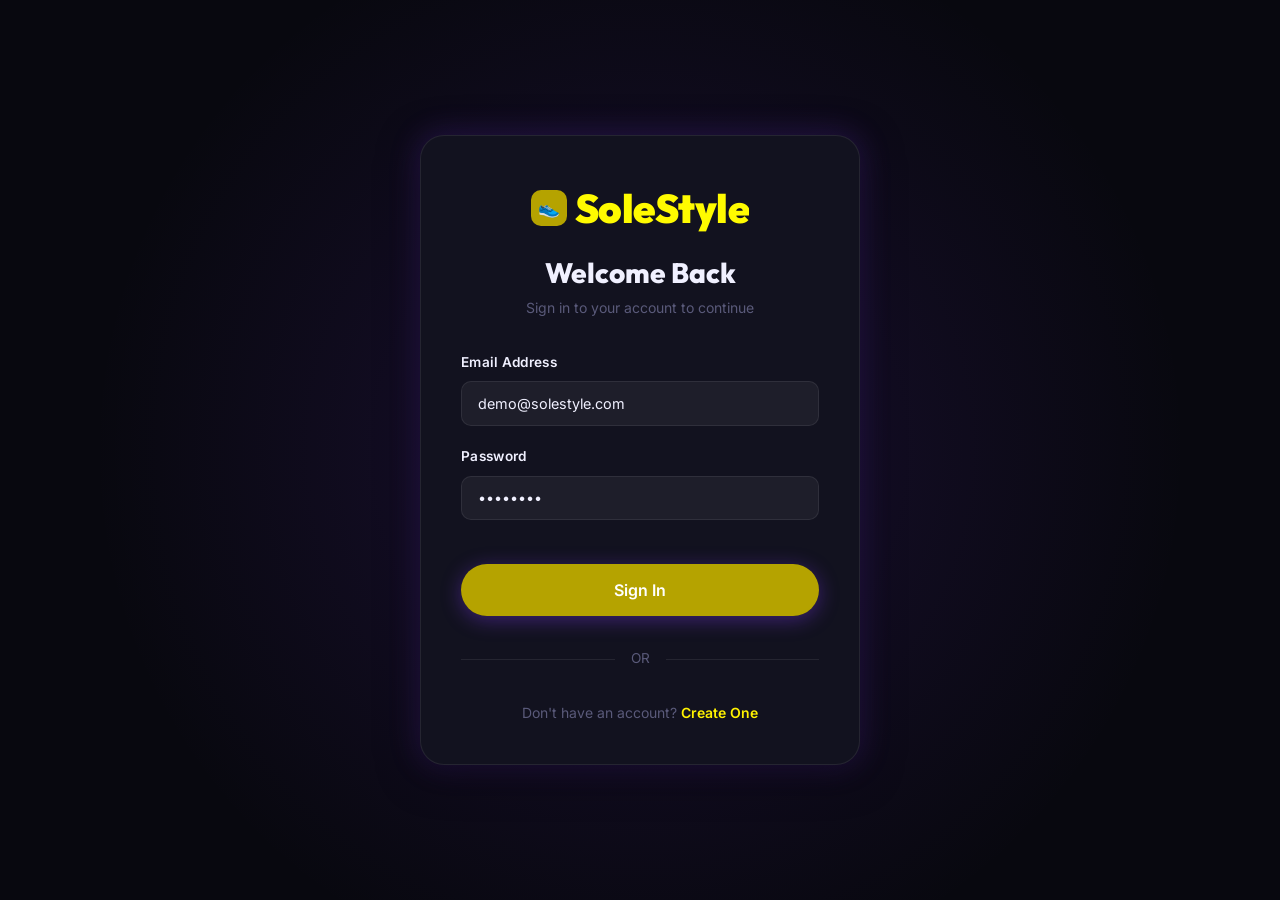
<file: frontend/cart.html>
<!DOCTYPE html>
<html lang="en">
<head>
  <meta charset="UTF-8">
  <meta name="viewport" content="width=device-width, initial-scale=1.0">
  <title>SoleStyle — Step Into Style</title>
  <link rel="stylesheet" href="css/global.css">
  <link rel="stylesheet" href="css/navbar.css">
  <link rel="stylesheet" href="css/components.css">
  <style>
    .cart-layout {
      display: grid;
      grid-template-columns: 1fr 360px;
      gap: 2rem;
      margin-top: calc(var(--navbar-height) + 2rem);
      padding-bottom: 5rem;
    }

    .cart-items-list {
      display: flex;
      flex-direction: column;
      gap: 1.25rem;
    }

    @media (max-width: 900px) {
      .cart-layout { grid-template-columns: 1fr; }
    }
  </style>
</head>
<body>
  <!-- NAVBAR -->
  <nav class="navbar" id="navbar">
    <div class="container nav-inner">
      <a href="index.html" class="nav-brand"><div class="nav-brand-logo">👟</div><span class="nav-brand-name">SoleStyle</span></a>
      <div class="nav-search"><span class="nav-search-icon">🔍</span><input type="text" id="nav-search-input" class="nav-search-input" placeholder="Search shoes..."></div>
      <div class="nav-links">
        <a href="index.html" class="nav-link">Home</a>
        <a href="products.html" class="nav-link">Shop</a>
        <a href="products.html?category=men" class="nav-link">Men</a>
        <a href="products.html?category=women" class="nav-link">Women</a>
        <a href="products.html?is_new_arrival=true" class="nav-link">New Arrivals</a>
      </div>
      <div class="nav-actions">
        <a href="wishlist.html" class="nav-action-btn" title="Wishlist">❤️<span class="nav-badge" id="wishlist-badge" style="display:none">0</span></a>
        <a href="cart.html" class="nav-action-btn" title="Cart">🛒<span class="nav-badge" id="cart-badge" style="display:none">0</span></a>
        <div id="nav-user-area"></div>
        <button class="nav-hamburger" id="nav-hamburger"><span></span><span></span><span></span></button>
      </div>
    </div>
  </nav>
  <div class="nav-mobile" id="nav-mobile">
    <a href="index.html" class="nav-link">Home</a>
    <a href="products.html" class="nav-link">Shop All</a>
    <a href="wishlist.html" class="nav-link">❤️</a>
    <a href="cart.html" class="nav-link">🛒</a>
    <a href="orders.html" class="nav-link">Orders</a>
  </div>

  <div class="container">
    <div class="page-header" style="padding-bottom:1rem">
      <h1 style="font-family:'Outfit',sans-serif;font-weight:800">Your Shopping Cart</h1>
      <p style="color:var(--text-muted)">Review your selected items before proceeding to payment</p>
    </div>

    <div class="cart-layout">
      <!-- ITEMS -->
      <div>
        <div style="display:flex;justify-content:space-between;align-items:center;margin-bottom:1.25rem">
          <span id="items-count-label" style="font-weight:600;color:var(--text-secondary)">Cart Items</span>
          <button class="btn btn-ghost btn-sm" id="clear-cart-btn" style="color:var(--error);border-color:rgba(239,68,68,0.3)">Clear Cart</button>
        </div>

        <div class="cart-items-list" id="cart-items-list">
          <div class="skeleton" style="height:120px;border-radius:var(--radius-xl)"></div>
          <div class="skeleton" style="height:120px;border-radius:var(--radius-xl)"></div>
        </div>
      </div>

      <!-- SUMMARY -->
      <div>
        <div class="cart-summary">
          <div class="cart-summary-title">Order Summary</div>
          
          <div class="summary-row">
            <span>Subtotal</span>
            <span id="summary-subtotal">₹0</span>
          </div>
          <div class="summary-row">
            <span>Estimated Shipping</span>
            <span id="summary-shipping" style="color:var(--success)">FREE</span>
          </div>
          <div class="summary-row">
            <span>Taxes (Included)</span>
            <span>₹0</span>
          </div>

          <div class="divider"></div>

          <div class="summary-row total">
            <span>Total Amount</span>
            <span id="summary-total" style="color:var(--accent-secondary)">₹0</span>
          </div>

          <a href="checkout.html" class="btn btn-primary btn-block btn-lg" id="checkout-btn" style="margin-top:1.5rem">
            Proceed to Checkout
          </a>

          <div style="text-align:center;margin-top:1.25rem">
            <a href="products.html" class="btn btn-primary btn-block btn-lg" id="continue-shopping-btn">Continue Shopping</a>
          </div>
        </div>
      </div>
    </div>
  </div>

  <div id="toast-container"></div>

  <script src="js/api.js"></script>
  <script src="js/utils.js"></script>
  <script src="js/navbar.js"></script>
  <script>
    document.addEventListener('DOMContentLoaded', () => {
      initNavbar();
      if (requireAuth()) {
        loadCart();
      }
    });

    async function loadCart() {
      const container = document.getElementById('cart-items-list');
      try {
        const cart = await CartAPI.get();
        
        document.getElementById('items-count-label').textContent = `${cart.total_items} Item${cart.total_items !== 1 ? 's' : ''}`;
        document.getElementById('summary-subtotal').textContent = formatPrice(cart.subtotal);
        document.getElementById('summary-shipping').textContent = cart.subtotal >= 999 || cart.subtotal === 0 ? 'FREE' : formatPrice(99);
        const finalTotal = cart.subtotal >= 999 || cart.subtotal === 0 ? cart.subtotal : cart.subtotal + 99;
        document.getElementById('summary-total').textContent = formatPrice(finalTotal);

        if (!cart.items || cart.items.length === 0) {
          container.innerHTML = `
            <div class="empty-state">
              <div class="empty-icon">🛒</div>
              <h3>Your cart is empty</h3>
              <p>Looks like you haven't added any shoes yet.</p>
              <a href="products.html" class="btn btn-primary" style="margin-top:1.5rem">Explore Collection</a>
            </div>
          `;
          document.getElementById('checkout-btn').style.pointerEvents = 'none';
          document.getElementById('checkout-btn').style.opacity = '0.5';
          document.getElementById('clear-cart-btn').style.display = 'none';
          return;
        }

        document.getElementById('checkout-btn').style.pointerEvents = 'auto';
        document.getElementById('checkout-btn').style.opacity = '1';
        document.getElementById('clear-cart-btn').style.display = 'inline-block';

        container.innerHTML = cart.items.map(item => `
          <div class="cart-item">
            <img src="${item.image || FALLBACK_SHOE_IMAGE}" alt="${item.name}" class="cart-item-image" onerror="this.onerror=null;this.src=FALLBACK_SHOE_IMAGE">
            <div class="cart-item-details">
              <div class="cart-item-brand">${item.brand}</div>
              <h3 class="cart-item-name"><a href="product-detail.html?id=${item.product_id}">${item.name}</a></h3>
              <div class="cart-item-meta">
                <span>Size: <strong>${item.size}</strong></span>
                <span>Color: <strong>${item.color}</strong></span>
              </div>
              <div class="cart-item-actions">
                <div class="qty-control">
                  <button class="qty-btn" onclick="updateQty('${item.product_id}', '${item.size}', '${item.color}', ${item.quantity - 1})">-</button>
                  <span class="qty-display">${item.quantity}</span>
                  <button class="qty-btn" onclick="updateQty('${item.product_id}', '${item.size}', '${item.color}', ${item.quantity + 1})">+</button>
                </div>
                <div style="display:flex;align-items:center;gap:1.5rem">
                  <span style="font-family:'Outfit',sans-serif;font-weight:700;font-size:1.1rem;color:var(--text-primary)">${formatPrice(item.subtotal)}</span>
                  <button class="btn btn-ghost btn-sm" style="color:var(--error);padding:0.4rem 0.6rem" onclick="removeItem('${item.product_id}', '${item.size}', '${item.color}')" title="Remove">🗑️</button>
                </div>
              </div>
            </div>
          </div>
        `).join('');

      } catch (e) {
        container.innerHTML = `<div class="empty-state"><p>${e.message}</p></div>`;
      }
    }

    async function updateQty(productId, size, color, newQty) {
      if (newQty < 1) {
        return removeItem(productId, size, color);
      }
      try {
        await CartAPI.update(productId, size, color, newQty);
        await loadCart();
        updateCartBadge();
      } catch (e) {
        showToast(e.message, 'error');
      }
    }

    async function removeItem(productId, size, color) {
      try {
        await CartAPI.remove(productId, size, color);
        showToast('Item removed from cart', 'info');
        await loadCart();
        updateCartBadge();
      } catch (e) {
        showToast(e.message, 'error');
      }
    }

    document.getElementById('clear-cart-btn')?.addEventListener('click', async () => {
      if (!confirm('Are you sure you want to clear your cart?')) return;
      try {
        await CartAPI.clear();
        showToast('Cart cleared', 'info');
        await loadCart();
        updateCartBadge();
      } catch (e) {
        showToast(e.message, 'error');
      }
    });
  </script>
</body>
</html>
</file>
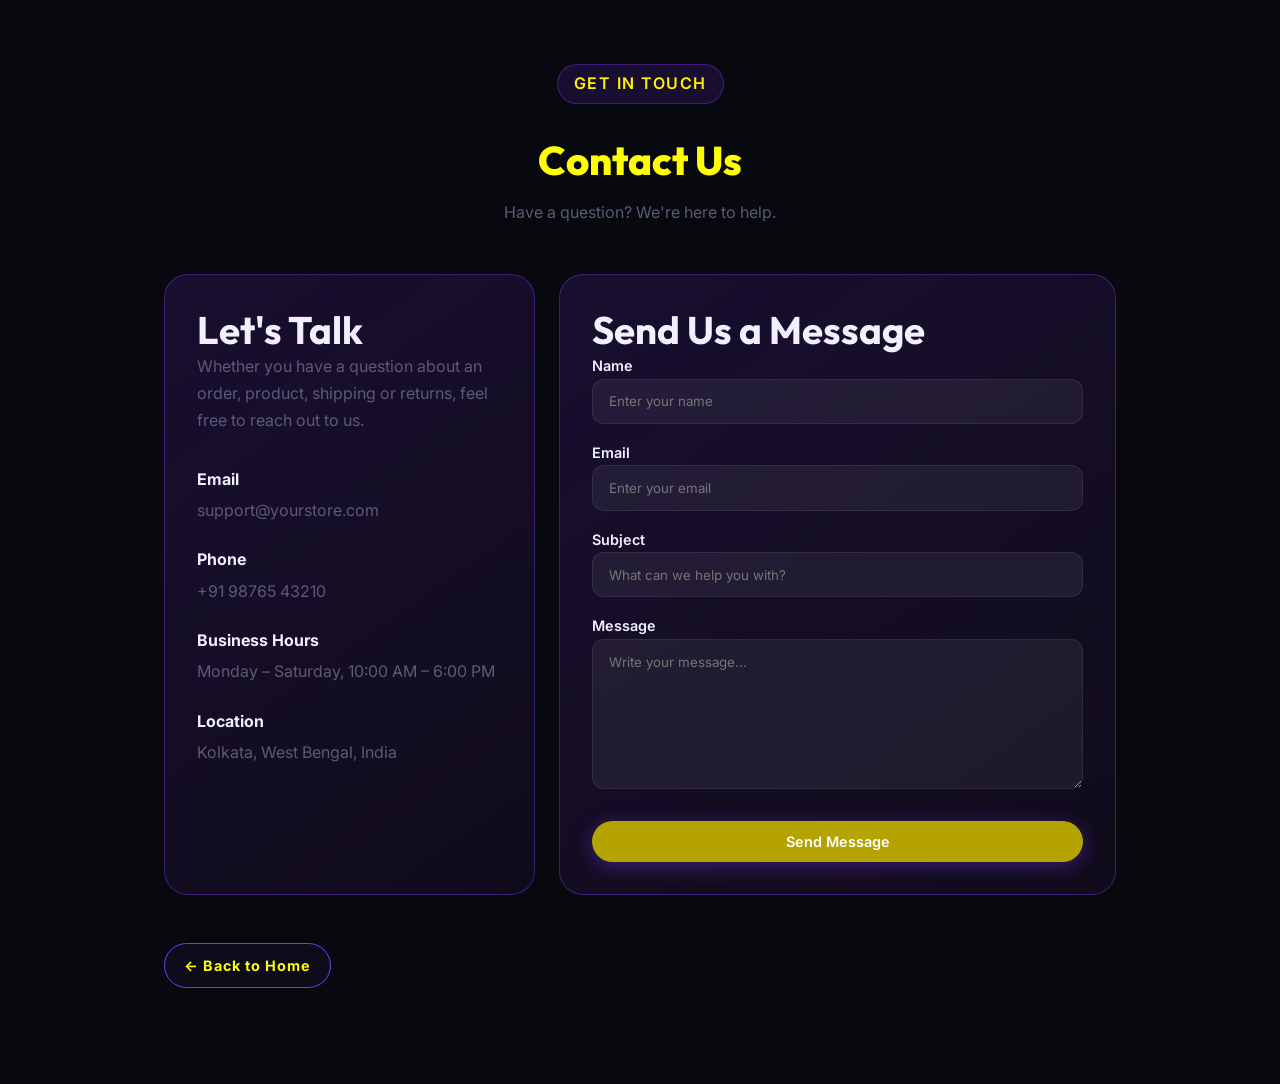
<file: frontend/contact.html>
<!DOCTYPE html>
<html lang="en">
<head>
    <meta charset="UTF-8">
    <meta name="viewport" content="width=device-width, initial-scale=1.0">

    <title>Contact Us</title>

    <link rel="stylesheet" href="css/global.css">
    <link rel="stylesheet" href="css/navbar.css">
    <link rel="stylesheet" href="css/components.css">

    <style>
        .contact-page {
            max-width: 1000px;
            margin: auto;
            padding: 4rem 1.5rem;
        }

        .contact-header {
            text-align: center;
            margin-bottom: 3rem;
        }

        .contact-header h1 {
            font-family: 'Outfit', sans-serif;
            font-size: 2.5rem;
            font-weight: 800;
            margin: 1rem 0;
            color: var(--accent-primary);
        }

        .contact-header p {
            color: var(--text-muted);
        }

        .contact-container {
            display: grid;
            grid-template-columns: 1fr 1.5fr;
            gap: 1.5rem;
        }

        .contact-card {
            background: var(--gradient-card);
            border: 1px solid var(--border-accent);
            border-radius: var(--radius-xl);
            padding: 2rem;
        }

        .contact-card h2 {
            font-family: 'Outfit', sans-serif;
            margin-top: 0;
        }

        .contact-info {
            margin-top: 2rem;
        }

        .contact-info-item {
            margin-bottom: 1.5rem;
        }

        .contact-info-item strong {
            display: block;
            margin-bottom: 0.35rem;
        }

        .contact-info-item span {
            color: var(--text-muted);
        }

        .contact-form {
            display: flex;
            flex-direction: column;
            gap: 1rem;
        }

        .contact-form label {
            font-size: 0.9rem;
            font-weight: 600;
        }

        .contact-form input,
        .contact-form textarea {
            width: 100%;
            box-sizing: border-box;
            padding: 0.85rem 1rem;
            background: rgba(255,255,255,0.06);
            border: 1px solid var(--border);
            border-radius: var(--radius-md);
            color: var(--text-primary);
            outline: none;
            font-family: 'Inter', sans-serif;
        }

        .contact-form textarea {
            min-height: 150px;
            resize: vertical;
        }

        .contact-form input:focus,
        .contact-form textarea:focus {
            border-color: var(--accent-primary);
        }

        .contact-submit {
            width: 100%;
            margin-top: 0.5rem;
        }

        .back-home {
            margin-bottom: 2rem;
            margin-top: 3rem;
        }

        .back-home a {
            display: inline-flex;
            align-items: center;
            justify-content: center;
            padding: 0.65rem 1.2rem;
            border: 1px solid #7c3aed;
            border-radius: 999px;
            background: rgba(124, 58, 237, 0.05);
            color: #ffff00;
            text-decoration: none;
            font-weight: 700;
            font-size: 0.9rem;
            letter-spacing: 1px;
            transition: all 0.25s ease;
        }

        .back-home a:hover {
            background: rgba(124, 58, 237, 0.15);
            border-color: #9333ea;
            transform: translateY(-2px);
            box-shadow: 0 0 15px rgba(124, 58, 237, 0.25);
        }

        @media (max-width: 700px) {
            .contact-container {
                grid-template-columns: 1fr;
            }

            .contact-page {
                padding: 3rem 1rem;
            }

            .contact-header h1 {
                font-size: 2rem;
            }
        }
    </style>
</head>

<body>

<main class="contact-page">

    <div class="contact-header">

        <div class="section-badge">Get In Touch</div>

        <h1>Contact Us</h1>

        <p>
            Have a question? We're here to help.
        </p>

    </div>

    <div class="contact-container">

        <!-- Contact Information -->

        <div class="contact-card">

            <h2>Let's Talk</h2>

            <p style="color:var(--text-muted);line-height:1.7;">
                Whether you have a question about an order, product,
                shipping or returns, feel free to reach out to us.
            </p>

            <div class="contact-info">

                <div class="contact-info-item">
                    <strong>Email</strong>
                    <span>support@yourstore.com</span>
                </div>

                <div class="contact-info-item">
                    <strong>Phone</strong>
                    <span>+91 98765 43210</span>
                </div>

                <div class="contact-info-item">
                    <strong>Business Hours</strong>
                    <span>Monday – Saturday, 10:00 AM – 6:00 PM</span>
                </div>

                <div class="contact-info-item">
                    <strong>Location</strong>
                    <span>Kolkata, West Bengal, India</span>
                </div>

            </div>

        </div>


        <!-- Contact Form -->

        <div class="contact-card">

            <h2>Send Us a Message</h2>

            <form class="contact-form">

                <div>
                    <label for="name">Name</label>

                    <input
                        type="text"
                        id="name"
                        name="name"
                        placeholder="Enter your name"
                        required
                    >
                </div>

                <div>
                    <label for="email">Email</label>

                    <input
                        type="email"
                        id="email"
                        name="email"
                        placeholder="Enter your email"
                        required
                    >
                </div>

                <div>
                    <label for="subject">Subject</label>

                    <input
                        type="text"
                        id="subject"
                        name="subject"
                        placeholder="What can we help you with?"
                        required
                    >
                </div>

                <div>
                    <label for="message">Message</label>

                    <textarea
                        id="message"
                        name="message"
                        placeholder="Write your message..."
                        required
                    ></textarea>
                </div>

                <button
                    type="submit"
                    class="btn btn-primary contact-submit"
                >
                    Send Message
                </button>

            </form>

        </div>

    </div>

    <div class="back-home">
        <a href="index.html">← Back to Home</a>
    </div>

</main>

</body>
</html>
</file>
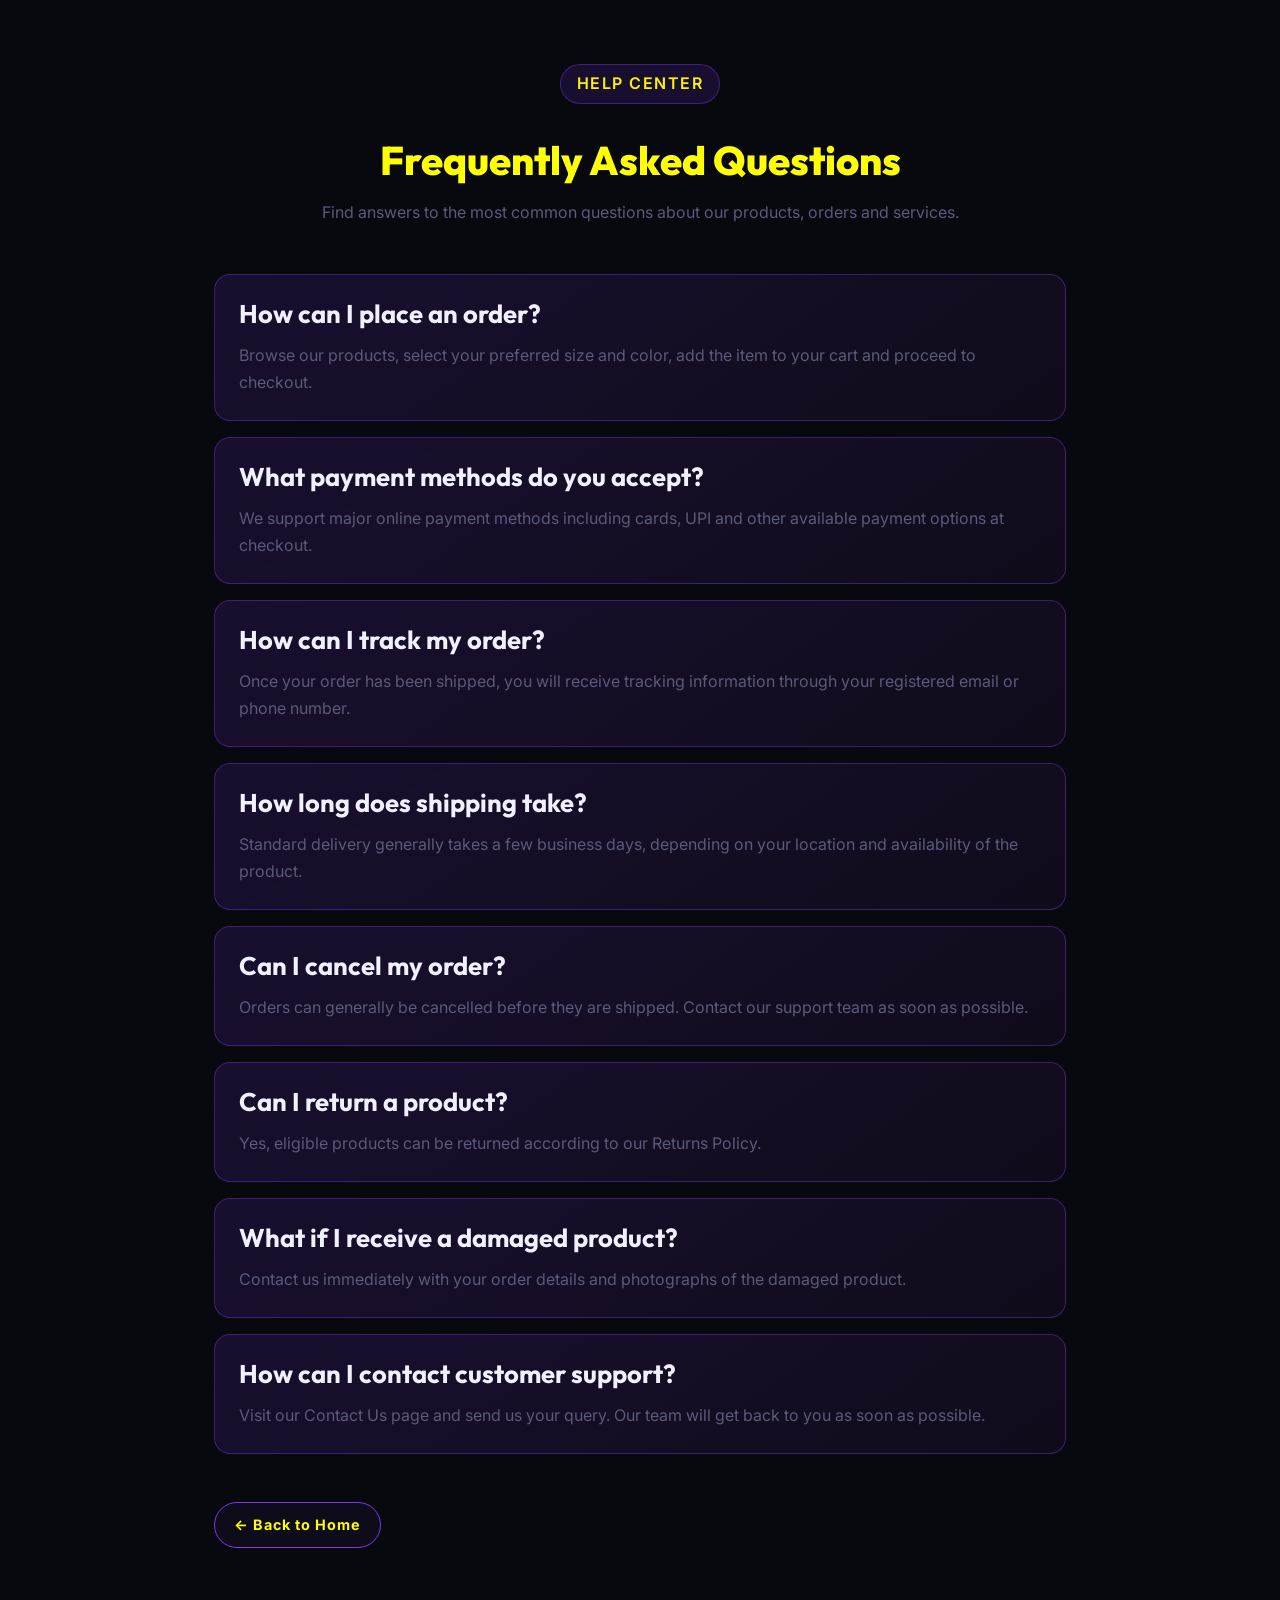
<file: frontend/faq.html>
<!DOCTYPE html>
<html lang="en">
<head>
    <meta charset="UTF-8">
    <meta name="viewport" content="width=device-width, initial-scale=1.0">

    <title>FAQ</title>

    <link rel="stylesheet" href="css/global.css">
    <link rel="stylesheet" href="css/navbar.css">
    <link rel="stylesheet" href="css/components.css">

    <style>
        .faq-page {
            max-width: 900px;
            margin: auto;
            padding: 4rem 1.5rem;
        }

        .faq-header {
            text-align: center;
            margin-bottom: 3rem;
        }

        .faq-header h1 {
            font-family: 'Outfit', sans-serif;
            font-size: 2.5rem;
            font-weight: 800;
            margin: 1rem 0;
            color: var(--accent-primary);
        }

        .faq-header p {
            color: var(--text-muted);
        }

        .faq-list {
            display: flex;
            flex-direction: column;
            gap: 1rem;
        }

        .faq-item {
            background: var(--gradient-card);
            border: 1px solid var(--border-accent);
            border-radius: var(--radius-lg);
            padding: 1.5rem;
        }

        .faq-item h3 {
            font-family: 'Outfit', sans-serif;
            margin: 0 0 0.75rem;
            color:var(--text-primary);
        }

        .faq-item p {
            color: var(--text-muted);
            line-height: 1.7;
            margin: 0;
        }

        .back-home {
            margin-bottom: 2rem;
            margin-top: 3rem;
        }

        .back-home a {
            display: inline-flex;
            align-items: center;
            justify-content: center;
            padding: 0.65rem 1.2rem;
            border: 1px solid #7c3aed;
            border-radius: 999px;
            background: rgba(124, 58, 237, 0.05);
            color: #ffff00;
            text-decoration: none;
            font-weight: 700;
            font-size: 0.9rem;
            letter-spacing: 1px;
            transition: all 0.25s ease;
        }

        .back-home a:hover {
            background: rgba(124, 58, 237, 0.15);
            border-color: #9333ea;
            transform: translateY(-2px);
            box-shadow: 0 0 15px rgba(124, 58, 237, 0.25);
        }
    </style>
</head>

<body>

<main class="faq-page">

    <div class="faq-header">

        <div class="section-badge">Help Center</div>

        <h1>Frequently Asked Questions</h1>

        <p>
            Find answers to the most common questions about our products,
            orders and services.
        </p>

    </div>

    <div class="faq-list">

        <div class="faq-item">
            <h3>How can I place an order?</h3>
            <p>
                Browse our products, select your preferred size and color,
                add the item to your cart and proceed to checkout.
            </p>
        </div>

        <div class="faq-item">
            <h3>What payment methods do you accept?</h3>
            <p>
                We support major online payment methods including cards,
                UPI and other available payment options at checkout.
            </p>
        </div>

        <div class="faq-item">
            <h3>How can I track my order?</h3>
            <p>
                Once your order has been shipped, you will receive tracking
                information through your registered email or phone number.
            </p>
        </div>

        <div class="faq-item">
            <h3>How long does shipping take?</h3>
            <p>
                Standard delivery generally takes a few business days,
                depending on your location and availability of the product.
            </p>
        </div>

        <div class="faq-item">
            <h3>Can I cancel my order?</h3>
            <p>
                Orders can generally be cancelled before they are shipped.
                Contact our support team as soon as possible.
            </p>
        </div>

        <div class="faq-item">
            <h3>Can I return a product?</h3>
            <p>
                Yes, eligible products can be returned according to our
                Returns Policy.
            </p>
        </div>

        <div class="faq-item">
            <h3>What if I receive a damaged product?</h3>
            <p>
                Contact us immediately with your order details and
                photographs of the damaged product.
            </p>
        </div>

        <div class="faq-item">
            <h3>How can I contact customer support?</h3>
            <p>
                Visit our Contact Us page and send us your query. Our team
                will get back to you as soon as possible.
            </p>
        </div>

    </div>

    <div class="back-home">
        <a href="index.html">← Back to Home</a>
    </div>

</main>

</body>
</html>
</file>
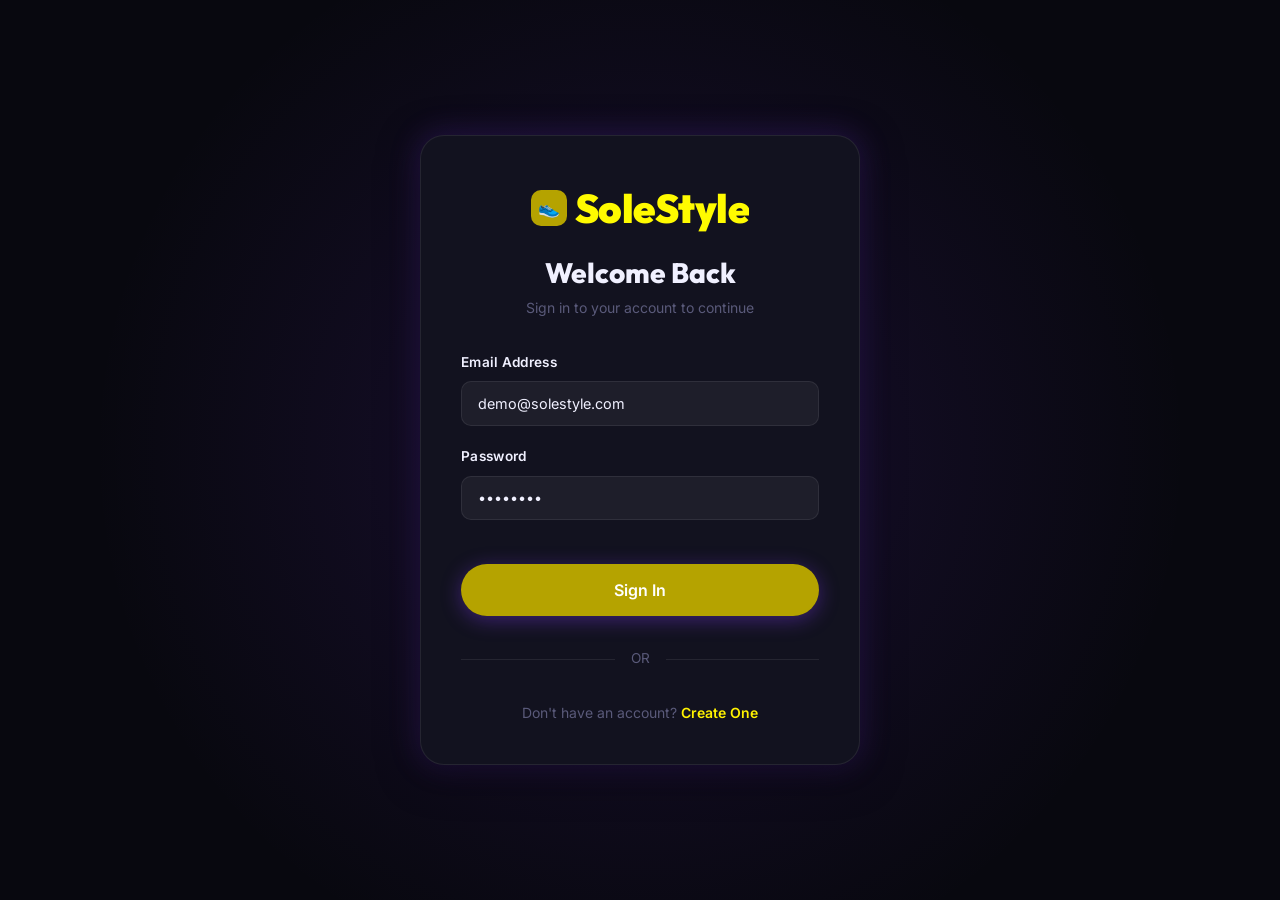
<file: frontend/login.html>
<!DOCTYPE html>
<html lang="en">
<head>
  <meta charset="UTF-8">
  <meta name="viewport" content="width=device-width, initial-scale=1.0">
  <title>SoleStyle — Step Into Style</title>
  <link rel="stylesheet" href="css/global.css">
  <link rel="stylesheet" href="css/navbar.css">
  <link rel="stylesheet" href="css/components.css">
  <style>
    .auth-container {
      min-height: 100vh;
      display: flex;
      align-items: center;
      justify-content: center;
      padding: 2rem 1rem;
      background: radial-gradient(circle at center, rgba(124,58,237,0.15) 0%, transparent 70%);
    }

    .auth-card {
      width: 100%;
      max-width: 440px;
      padding: 2.5rem;
      background: var(--bg-card);
      border: 1px solid var(--border);
      border-radius: var(--radius-xl);
      box-shadow: var(--shadow-lg), var(--shadow-glow);
    }

    .auth-header {
      text-align: center;
      margin-bottom: 2rem;
    }

    .auth-title {
      font-family: 'Outfit', sans-serif;
      font-size: 1.75rem;
      font-weight: 800;
      margin: 0.5rem 0;
    }
  </style>
</head>
<body>
  <div class="auth-container">
    <div class="auth-card">
      <div class="auth-header">
        <a href="index.html" class="nav-brand" style="justify-content:center;margin-bottom:1rem">
          <div class="nav-brand-logo">👟</div>
          <span class="nav-brand-name">SoleStyle</span>
        </a>
        <h1 class="auth-title">Welcome Back</h1>
        <p style="color:var(--text-muted);font-size:0.875rem">Sign in to your account to continue</p>
      </div>

      <!-- Quick Demo Credentials Banner -->
      <form id="login-form">
        <div class="form-group">
          <label class="form-label">Email Address</label>
          <input type="email" class="form-control" id="email" required placeholder="name@example.com" value="demo@solestyle.com">
        </div>

        <div class="form-group">
          <label class="form-label">Password</label>
          <input type="password" class="form-control" id="password" required placeholder="••••••••" value="demo1234">
        </div>

        <button type="submit" class="btn btn-primary btn-block btn-lg" id="submit-btn" style="margin-top:1.5rem">
          Sign In
        </button>
      </form>

      <div class="divider-text" style="margin:2rem 0">OR</div>

      <div style="text-align:center;font-size:0.875rem;color:var(--text-muted)">
        Don't have an account? <a href="register.html" style="color:var(--accent-secondary);font-weight:600">Create One</a>
      </div>
    </div>
  </div>

  <div id="toast-container"></div>

  <script src="js/api.js"></script>
  <script src="js/utils.js"></script>
  <script>
    document.getElementById('login-form').addEventListener('submit', async (e) => {
      e.preventDefault();
      const email = document.getElementById('email').value.trim();
      const password = document.getElementById('password').value;
      const btn = document.getElementById('submit-btn');

      btn.disabled = true;
      btn.textContent = 'Signing in...';

      try {
        const res = await AuthAPI.login({ email, password });
        saveAuth(res.access_token, res.user);
        showToast(`Welcome back, ${res.user.name.split(' ')[0]}! 👋`, 'success');

        const redirect = sessionStorage.getItem('redirect_after_login') || 'index.html';
        sessionStorage.removeItem('redirect_after_login');

        setTimeout(() => {
          window.location.href = redirect;
        }, 1000);

      } catch (err) {
        showToast(err.message, 'error');
        btn.disabled = false;
        btn.innerHTML = 'Sign In →';
      }
    });
  </script>
</body>
</html>
</file>
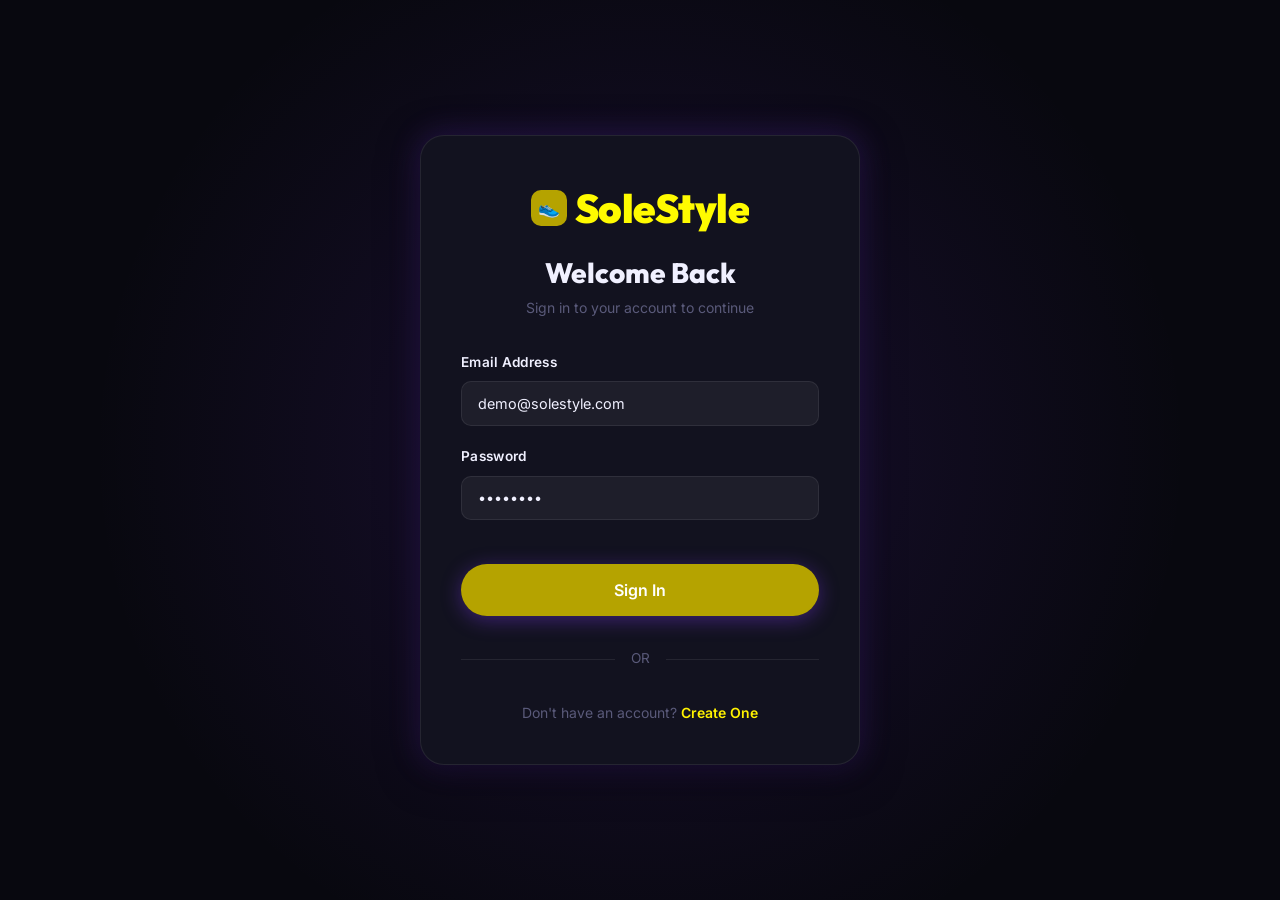
<file: frontend/orders.html>
<!DOCTYPE html>
<html lang="en">
<head>
  <meta charset="UTF-8">
  <meta name="viewport" content="width=device-width, initial-scale=1.0">
  <title>SoleStyle — Step Into Style</title>
  <link rel="stylesheet" href="css/global.css">
  <link rel="stylesheet" href="css/navbar.css">
  <link rel="stylesheet" href="css/components.css">
  <style>
    .orders-layout {
      max-width: 900px;
      margin: calc(var(--navbar-height) + 2rem) auto 5rem;
      display: flex;
      flex-direction: column;
      gap: 1.5rem;
    }
  </style>
</head>
<body>
  <!-- NAVBAR -->
  <nav class="navbar" id="navbar">
    <div class="container nav-inner">
      <a href="index.html" class="nav-brand"><div class="nav-brand-logo">👟</div><span class="nav-brand-name">SoleStyle</span></a>
      <div class="nav-search"><span class="nav-search-icon">🔍</span><input type="text" id="nav-search-input" class="nav-search-input" placeholder="Search shoes..."></div>
      <div class="nav-links">
        <a href="index.html" class="nav-link">Home</a>
        <a href="products.html" class="nav-link">Shop</a>
      </div>
      <div class="nav-actions">
        <a href="wishlist.html" class="nav-action-btn" title="Wishlist">❤️<span class="nav-badge" id="wishlist-badge" style="display:none">0</span></a>
        <a href="cart.html" class="nav-action-btn" title="Cart">🛒<span class="nav-badge" id="cart-badge" style="display:none">0</span></a>
        <div id="nav-user-area"></div>
        <button class="nav-hamburger" id="nav-hamburger"><span></span><span></span><span></span></button>
      </div>
    </div>
  </nav>

  <div class="container">
    <div class="page-header" style="padding-bottom:1.5rem">
      <h1 style="font-family:'Outfit',sans-serif;font-weight:800">Order History</h1>
      <p style="color:var(--text-muted)">Track your past purchases and delivery statuses</p>
    </div>

    <div class="orders-layout" id="orders-list">
      <div class="skeleton" style="height:160px;border-radius:var(--radius-xl)"></div>
      <div class="skeleton" style="height:160px;border-radius:var(--radius-xl)"></div>
    </div>
  </div>

  <div id="toast-container"></div>

  <script src="js/api.js"></script>
  <script src="js/utils.js"></script>
  <script src="js/navbar.js"></script>
  <script>
    document.addEventListener('DOMContentLoaded', () => {
      initNavbar();
      if (requireAuth()) {
        const newOrderId = getParam('new_order');
        if (newOrderId) {
          showToast('🎉Order placed successfully!', 'success');
        }
        loadOrders();
      }
    });

    async function loadOrders() {
      const container = document.getElementById('orders-list');
      try {
        const data = await OrdersAPI.list();
        if (!data.orders || data.orders.length === 0) {
          container.innerHTML = `
            <div class="empty-state">
              <div class="empty-icon">📦</div>
              <h3>No orders yet</h3>
              <p>When you place orders, they will appear right here.</p>
              <a href="products.html" class="btn btn-primary" style="margin-top:1.5rem">Shop Shoes Now</a>
            </div>
          `;
          return;
        }

        container.innerHTML = data.orders.map(order => `
          <div class="order-card" id="order-${order.id}">
            <div class="order-card-header">
              <div>
                <span class="order-id">Order #${order.id.slice(-8).toUpperCase()}</span>
                <span class="order-date" style="margin-left:0.75rem">• Placed on ${formatDate(order.created_at)}</span>
              </div>
              <span class="order-status status-${order.status}">${order.status}</span>
            </div>

            <div class="order-items-preview">
              ${order.items.map(item => `
                <img src="${item.image || FALLBACK_SHOE_IMAGE}" class="order-item-thumb" title="${item.name} (${item.size})" onerror="this.onerror=null;this.src=FALLBACK_SHOE_IMAGE">
              `).join('')}
            </div>

            <div class="order-card-footer">
              <div>
                <span style="font-size:0.8rem;color:var(--text-muted)">Total Amount (${order.item_count} items): </span>
                <strong style="font-family:'Outfit',sans-serif;font-size:1.1rem;color:var(--text-primary);margin-left:0.4rem">${formatPrice(order.total)}</strong>
              </div>
              <div style="display:flex;gap:0.75rem">
                ${['confirmed', 'pending'].includes(order.status) ? `
                  <button class="btn btn-danger btn-sm" onclick="cancelOrder('${order.id}')">Cancel Order</button>
                ` : ''}
              </div>
            </div>
          </div>
        `).join('');

      } catch (e) {
        container.innerHTML = `<div class="empty-state"><p>${e.message}</p></div>`;
      }
    }

    async function cancelOrder(orderId) {
      if (!confirm('Are you sure you want to cancel this order?')) return;
      try {
        await OrdersAPI.cancel(orderId);
        showToast('Order cancelled successfully', 'info');
        loadOrders();
      } catch (e) {
        showToast(e.message, 'error');
      }
    }
  </script>
</body>
</html>
</file>
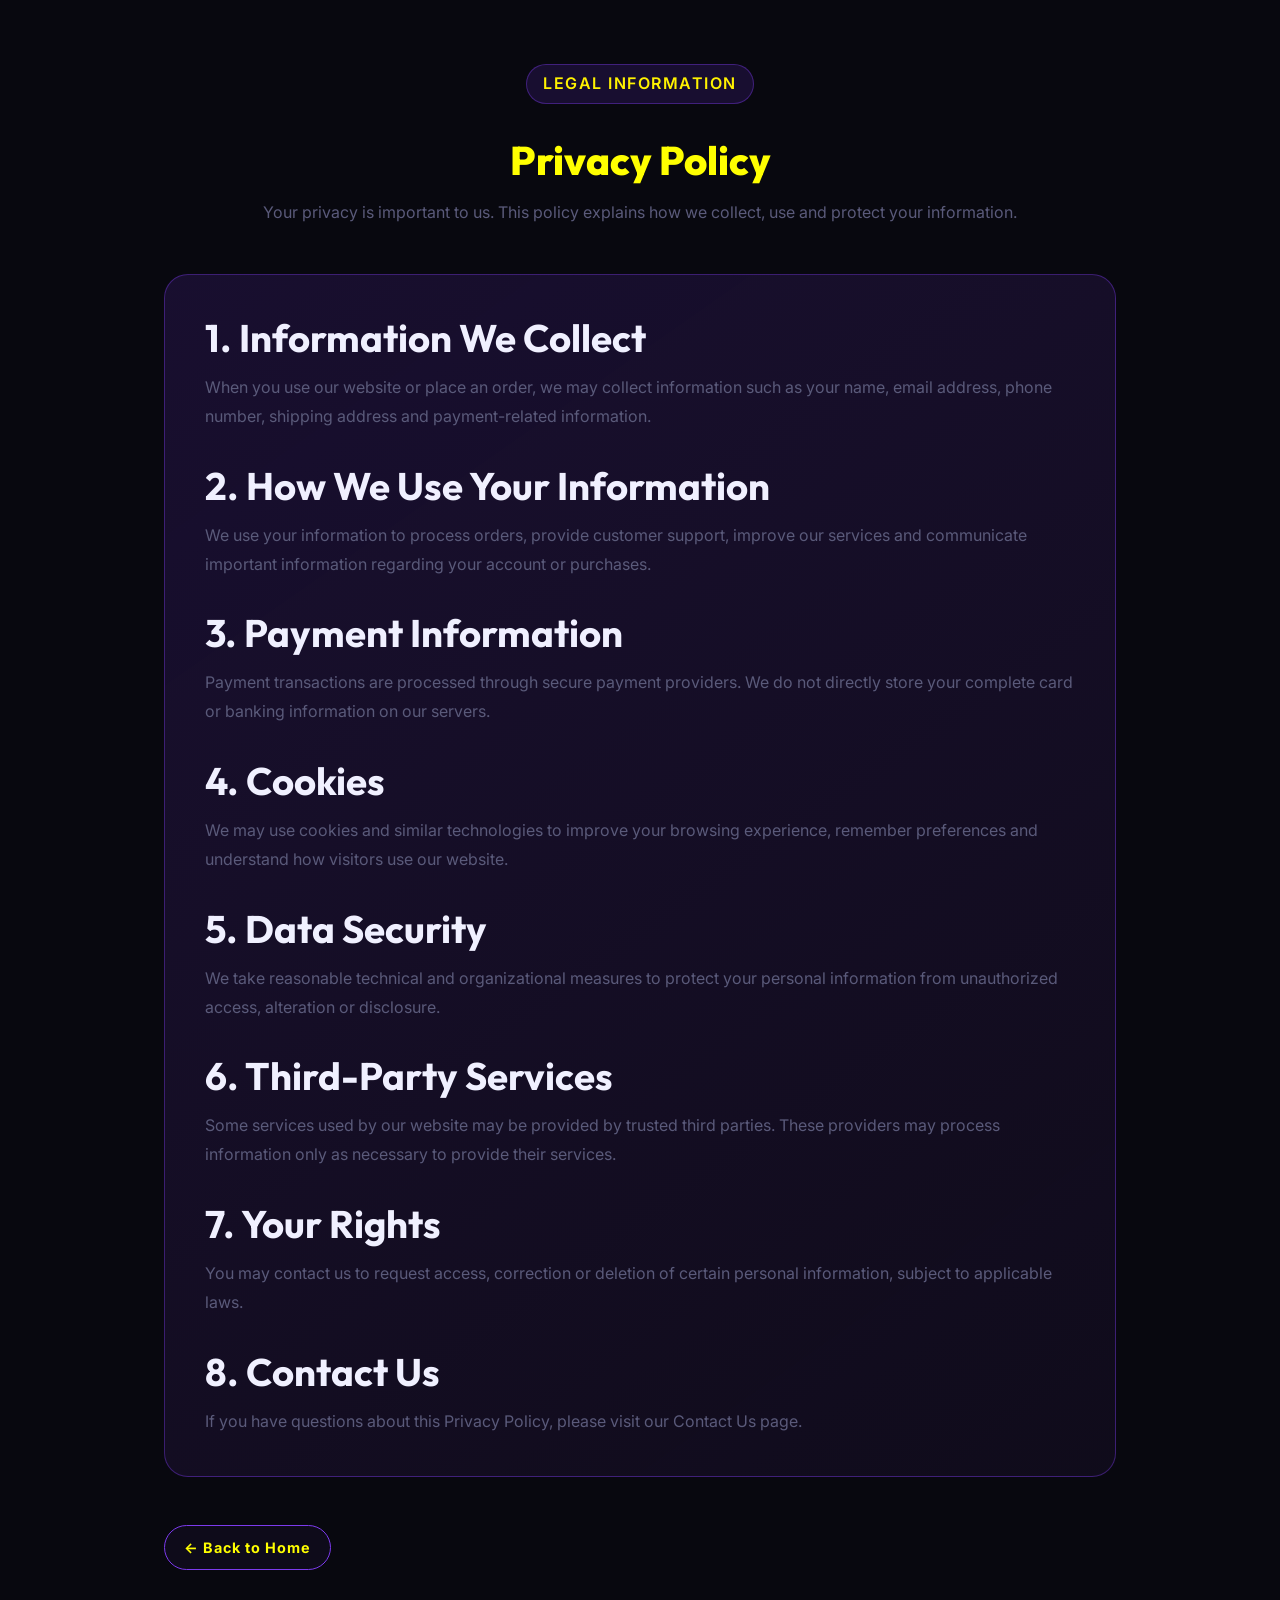
<file: frontend/privacy-policy.html>
<!DOCTYPE html>
<html lang="en">
<head>
    <meta charset="UTF-8">
    <meta name="viewport" content="width=device-width, initial-scale=1.0">

    <title>Privacy Policy</title>

    <link rel="stylesheet" href="css/global.css">
    <link rel="stylesheet" href="css/navbar.css">
    <link rel="stylesheet" href="css/components.css">

    <style>
        .policy-page {
            max-width: 1000px;
            margin: 0 auto;
            padding: 4rem 1.5rem;
        }

        .policy-header {
            text-align: center;
            margin-bottom: 3rem;
        }

        .policy-header h1 {
            font-family: 'Outfit', sans-serif;
            font-size: 2.5rem;
            font-weight: 800;
            margin: 1rem 0;
            color: var(--accent-primary);
        }

        .policy-header p {
            color: var(--text-muted);
        }

        .policy-content {
            background: var(--gradient-card);
            border: 1px solid var(--border-accent);
            border-radius: var(--radius-xl);
            padding: 2.5rem;
        }

        .policy-content h2 {
            font-family: 'Outfit', sans-serif;
            margin-top: 2rem;
            margin-bottom: 0.75rem;
        }

        .policy-content h2:first-child {
            margin-top: 0;
        }

        .policy-content p,
        .policy-content li {
            color: var(--text-muted);
            line-height: 1.8;
        }

        .policy-content ul {
            padding-left: 1.5rem;
        }

        .back-home {
            margin-bottom: 2rem;
            margin-top: 3rem;
        }

        .back-home a {
            display: inline-flex;
            align-items: center;
            justify-content: center;
            padding: 0.65rem 1.2rem;
            border: 1px solid #7c3aed;
            border-radius: 999px;
            background: rgba(124, 58, 237, 0.05);
            color: #ffff00;
            text-decoration: none;
            font-weight: 700;
            font-size: 0.9rem;
            letter-spacing: 1px;
            transition: all 0.25s ease;
        }

        .back-home a:hover {
            background: rgba(124, 58, 237, 0.15);
            border-color: #9333ea;
            transform: translateY(-2px);
            box-shadow: 0 0 15px rgba(124, 58, 237, 0.25);
        }
    </style>
</head>

<body>

    <main class="policy-page">

        <div class="policy-header">
            <div class="section-badge">Legal Information</div>

            <h1>Privacy Policy</h1>

            <p>
                Your privacy is important to us. This policy explains how we
                collect, use and protect your information.
            </p>
        </div>

        <div class="policy-content">

            <h2>1. Information We Collect</h2>

            <p>
                When you use our website or place an order, we may collect
                information such as your name, email address, phone number,
                shipping address and payment-related information.
            </p>

            <h2>2. How We Use Your Information</h2>

            <p>
                We use your information to process orders, provide customer
                support, improve our services and communicate important
                information regarding your account or purchases.
            </p>

            <h2>3. Payment Information</h2>

            <p>
                Payment transactions are processed through secure payment
                providers. We do not directly store your complete card or
                banking information on our servers.
            </p>

            <h2>4. Cookies</h2>

            <p>
                We may use cookies and similar technologies to improve your
                browsing experience, remember preferences and understand how
                visitors use our website.
            </p>

            <h2>5. Data Security</h2>

            <p>
                We take reasonable technical and organizational measures to
                protect your personal information from unauthorized access,
                alteration or disclosure.
            </p>

            <h2>6. Third-Party Services</h2>

            <p>
                Some services used by our website may be provided by trusted
                third parties. These providers may process information only
                as necessary to provide their services.
            </p>

            <h2>7. Your Rights</h2>

            <p>
                You may contact us to request access, correction or deletion
                of certain personal information, subject to applicable laws.
            </p>

            <h2>8. Contact Us</h2>

            <p>
                If you have questions about this Privacy Policy, please visit
                our Contact Us page.
            </p>

        </div>

        <div class="back-home">
            <a href="index.html">← Back to Home</a>
        </div>

    </main>

</body>
</html>
</file>
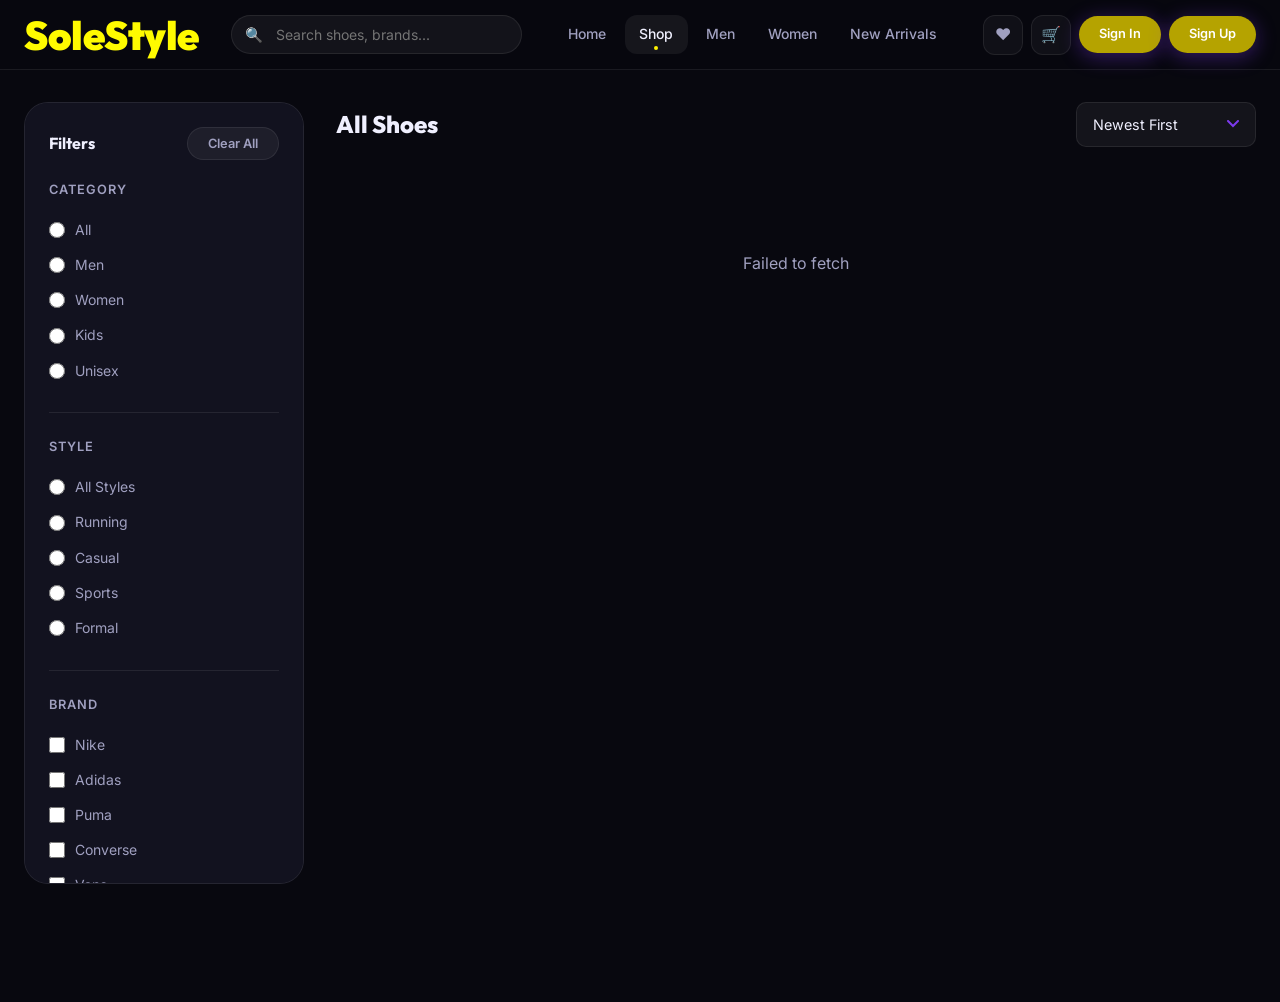
<file: frontend/product-detail.html>
<!DOCTYPE html>
<html lang="en">
<head>
  <meta charset="UTF-8">
  <meta name="viewport" content="width=device-width, initial-scale=1.0">
  <title>SoleStyle — Step Into Style</title>
  <link rel="stylesheet" href="css/global.css">
  <link rel="stylesheet" href="css/navbar.css">
  <link rel="stylesheet" href="css/components.css">
  <style>
    .product-detail-layout {
      display: grid;
      grid-template-columns: 1fr 1fr;
      gap: 3rem;
      margin-top: calc(var(--navbar-height) + 2rem);
      padding-bottom: 5rem;
    }

    /* Gallery */
    .gallery { display: flex; flex-direction: column; gap: 1rem; }

    .gallery-main {
      position: relative;
      aspect-ratio: 1;
      background: var(--bg-card);
      border: 1px solid var(--border);
      border-radius: var(--radius-xl);
      overflow: hidden;
    }

    .gallery-main img {
      width: 100%;
      height: 100%;
      object-fit: cover;
      transition: transform 0.4s ease;
    }

    .gallery-main:hover img { transform: scale(1.06); }

    .gallery-main-zoom {
      position: absolute;
      bottom: 1rem;
      right: 1rem;
      width: 36px;
      height: 36px;
      background: rgba(18,18,31,0.8);
      border: 1px solid var(--border);
      border-radius: 50%;
      display: flex;
      align-items: center;
      justify-content: center;
      cursor: pointer;
      font-size: 0.85rem;
      backdrop-filter: blur(8px);
      transition: all var(--transition-fast);
    }

    .gallery-main-zoom:hover { background: rgba(124,58,237,0.3); }

    .gallery-thumbs {
      display: flex;
      gap: 0.75rem;
      overflow-x: auto;
      padding-bottom: 0.25rem;
    }

    .gallery-thumb {
      width: 72px;
      height: 72px;
      flex-shrink: 0;
      border-radius: var(--radius-md);
      overflow: hidden;
      border: 2px solid var(--border);
      cursor: pointer;
      transition: all var(--transition-fast);
    }

    .gallery-thumb img { width: 100%; height: 100%; object-fit: cover; }
    .gallery-thumb.active, .gallery-thumb:hover { border-color: var(--accent-primary); }

    /* Product Info */
    .product-info { display: flex; flex-direction: column; gap: 1.25rem; }

    .product-info-brand {
      font-size: 0.85rem;
      font-weight: 700;
      color: var(--accent-secondary);
      text-transform: uppercase;
      letter-spacing: 1.5px;
    }

    .product-info-name {
      font-family: 'Outfit', sans-serif;
      font-size: 2rem;
      font-weight: 800;
      line-height: 1.2;
      color: var(--text-primary);
    }

    .product-info-rating {
      display: flex;
      align-items: center;
      gap: 0.75rem;
      font-size: 0.875rem;
    }

    .product-info-rating a {
      color: var(--accent-secondary);
      font-size: 0.8rem;
      transition: color var(--transition-fast);
    }
    .product-info-rating a:hover { color: var(--text-primary); }

    .product-info-price .price-current { font-size: 2rem; }

    .product-info-desc {
      color: var(--text-secondary);
      font-size: 0.9rem;
      line-height: 1.8;
      background: rgba(255,255,255,0.02);
      border: 1px solid var(--border);
      border-radius: var(--radius-md);
      padding: 1rem;
    }

    /* Size & Color Selectors */
    .selector-label {
      display: flex;
      align-items: center;
      justify-content: space-between;
      font-size: 0.85rem;
      font-weight: 600;
      color: var(--text-secondary);
      margin-bottom: 0.6rem;
    }

    .sizes-grid {
      display: flex;
      flex-wrap: wrap;
      gap: 0.6rem;
    }

    .size-btn {
      min-width: 48px;
      height: 44px;
      padding: 0 0.75rem;
      display: flex;
      align-items: center;
      justify-content: center;
      font-size: 0.875rem;
      font-weight: 600;
      background: rgba(255,255,255,0.04);
      border: 1.5px solid var(--border);
      border-radius: var(--radius-md);
      color: var(--text-secondary);
      cursor: pointer;
      transition: all var(--transition-fast);
    }

    .size-btn:hover {
      border-color: var(--accent-primary);
      color: var(--text-primary);
      background: rgba(124,58,237,0.1);
    }

    .size-btn.selected {
      background: var(--gradient-btn);
      border-color: var(--accent-primary);
      color: #fff;
      box-shadow: 0 4px 15px rgba(124,58,237,0.4);
    }

    .colors-grid {
      display: flex;
      flex-wrap: wrap;
      gap: 0.6rem;
    }

    .color-btn {
      padding: 0.4rem 1rem;
      background: rgba(255,255,255,0.04);
      border: 1.5px solid var(--border);
      border-radius: var(--radius-full);
      color: var(--text-secondary);
      font-size: 0.8rem;
      font-weight: 500;
      cursor: pointer;
      transition: all var(--transition-fast);
    }

    .color-btn:hover {
      border-color: var(--accent-secondary);
      color: var(--text-primary);
    }

    .color-btn.selected {
      background: rgba(124,58,237,0.15);
      border-color: var(--accent-primary);
      color: var(--accent-secondary);
    }

    /* Action Buttons */
    .product-actions {
      display: flex;
      gap: 0.75rem;
    }

    .product-actions .btn-primary { flex: 1; }
    .product-actions .btn-icon { flex-shrink: 0; width: 48px; height: 48px; border-radius: var(--radius-md); }

    /* Stock indicator */
    .stock-indicator {
      display: flex;
      align-items: center;
      gap: 0.5rem;
      font-size: 0.8rem;
    }

    .stock-dot {
      width: 8px;
      height: 8px;
      border-radius: 50%;
    }
    .stock-dot.in-stock { background: var(--success); box-shadow: 0 0 8px var(--success); }
    .stock-dot.low-stock { background: var(--warning); box-shadow: 0 0 8px var(--warning); }
    .stock-dot.out-stock { background: var(--error); }

    /* Meta tags */
    .product-meta-tags {
      display: flex;
      flex-wrap: wrap;
      gap: 0.4rem;
    }

    .meta-tag {
      padding: 0.25rem 0.7rem;
      background: rgba(255,255,255,0.03);
      border: 1px solid var(--border);
      border-radius: var(--radius-full);
      font-size: 0.75rem;
      color: var(--text-muted);
    }

    /* Reviews Section */
    .reviews-section { margin-top: 4rem; }
    .reviews-section h2 { font-family:'Outfit',sans-serif; font-size:1.5rem; margin-bottom:1.5rem; }

    .review-summary {
      display: flex;
      align-items: center;
      gap: 2rem;
      padding: 1.5rem;
      background: var(--bg-card);
      border: 1px solid var(--border);
      border-radius: var(--radius-xl);
      margin-bottom: 1.5rem;
    }

    .review-score {
      text-align: center;
      flex-shrink: 0;
    }

    .review-score-num {
      font-family: 'Outfit', sans-serif;
      font-size: 3rem;
      font-weight: 900;
      background: var(--gradient-main);
      -webkit-background-clip: text;
      -webkit-text-fill-color: transparent;
      background-clip: text;
      line-height: 1;
    }

    .review-card {
      padding: 1.25rem;
      background: var(--bg-card);
      border: 1px solid var(--border);
      border-radius: var(--radius-xl);
      margin-bottom: 1rem;
      transition: all var(--transition-med);
    }

    .review-card:hover { border-color: var(--border-accent); }

    .review-header {
      display: flex;
      align-items: center;
      justify-content: space-between;
      margin-bottom: 0.6rem;
    }

    .review-author {
      display: flex;
      align-items: center;
      gap: 0.6rem;
      font-weight: 600;
      font-size: 0.9rem;
    }

    .review-avatar {
      width: 32px;
      height: 32px;
      background: var(--gradient-btn);
      border-radius: 50%;
      display: flex;
      align-items: center;
      justify-content: center;
      font-size: 0.8rem;
      font-weight: 700;
      color: #fff;
      flex-shrink: 0;
    }

    .review-date { font-size: 0.75rem; color: var(--text-muted); }
    .review-comment { font-size: 0.875rem; color: var(--text-secondary); line-height: 1.6; }

    .add-review-form {
      padding: 1.5rem;
      background: var(--bg-card);
      border: 1px solid var(--border);
      border-radius: var(--radius-xl);
      margin-bottom: 2rem;
    }

    .star-input { display: flex; gap: 0.25rem; cursor: pointer; margin-bottom: 0.75rem; }
    .star-input span { font-size: 1.5rem; color: var(--text-muted); transition: all var(--transition-fast); }
    .star-input span.active { color: var(--accent-gold); }

    @media (max-width: 900px) {
      .product-detail-layout { grid-template-columns: 1fr; }
    }
  </style>
</head>
<body>
  <!-- NAVBAR (same as other pages) -->
  <nav class="navbar" id="navbar">
    <div class="container nav-inner">
      <a href="index.html" class="nav-brand"><div class="nav-brand-logo">👟</div><span class="nav-brand-name">SoleStyle</span></a>
      <div class="nav-search"><span class="nav-search-icon">🔍</span><input type="text" id="nav-search-input" class="nav-search-input" placeholder="Search shoes..."></div>
      <div class="nav-links">
        <a href="index.html" class="nav-link">Home</a>
        <a href="products.html" class="nav-link">Shop</a>
        <a href="products.html?category=men" class="nav-link">Men</a>
        <a href="products.html?category=women" class="nav-link">Women</a>
        <a href="products.html?is_new_arrival=true" class="nav-link">New Arrivals</a>
      </div>
      <div class="nav-actions">
        <a href="wishlist.html" class="nav-action-btn" title="Wishlist">❤️<span class="nav-badge" id="wishlist-badge" style="display:none">0</span></a>
        <a href="cart.html" class="nav-action-btn" title="Cart">🛒<span class="nav-badge" id="cart-badge" style="display:none">0</span></a>
        <div id="nav-user-area"></div>
        <button class="nav-hamburger" id="nav-hamburger"><span></span><span></span><span></span></button>
      </div>
    </div>
  </nav>
  <div class="nav-mobile" id="nav-mobile">
    <a href="index.html" class="nav-link">Home</a>
    <a href="products.html" class="nav-link">Shop All</a>
    <a href="wishlist.html" class="nav-link">❤️</a>
    <a href="cart.html" class="nav-link">🛒</a>
    <a href="orders.html" class="nav-link">Orders</a>
  </div>

  <div class="container">
    <!-- Breadcrumb -->
    <div class="breadcrumb" style="margin-top:calc(var(--navbar-height) + 1.5rem);justify-content:flex-start">
      <a href="index.html">Home</a> / <a href="products.html">Shop</a> / <span id="breadcrumb-name">Product</span>
    </div>

    <div class="product-detail-layout" id="product-layout">
      <!-- Loading skeleton -->
      <div class="gallery">
        <div class="skeleton" style="aspect-ratio:1;border-radius:var(--radius-xl)"></div>
        <div style="display:flex;gap:.75rem">
          ${Array(3).fill(0).map(()=>`<div class="skeleton" style="width:72px;height:72px;border-radius:var(--radius-md)"></div>`).join('')}
        </div>
      </div>
      <div style="display:flex;flex-direction:column;gap:1.25rem">
        <div class="skeleton" style="height:14px;width:30%;border-radius:6px"></div>
        <div class="skeleton" style="height:2rem;width:80%;border-radius:6px"></div>
        <div class="skeleton" style="height:12px;width:50%;border-radius:6px"></div>
        <div class="skeleton" style="height:2.5rem;width:40%;border-radius:6px"></div>
        <div class="skeleton" style="height:80px;border-radius:var(--radius-md)"></div>
        <div class="skeleton" style="height:50px;border-radius:var(--radius-full)"></div>
      </div>
    </div>

    <!-- Reviews -->
    <div class="reviews-section">
      <h2>Customer Reviews</h2>
      <div id="reviews-container"></div>
    </div>
  </div>

  <div id="toast-container"></div>

  <script src="js/api.js"></script>
  <script src="js/utils.js"></script>
  <script src="js/navbar.js"></script>
  <script>
    let product = null;
    let selectedSize = null;
    let selectedColor = null;

    document.addEventListener('DOMContentLoaded', async () => {
      initNavbar();
      const id = getParam('id');
      if (!id) { window.location.href = 'products.html'; return; }
      await loadProduct(id);
      await loadReviews(id);
    });

    async function loadProduct(id) {
      try {
        product = await ProductsAPI.get(id);
        renderProduct();
      } catch (e) {
        document.getElementById('product-layout').innerHTML = `
          <div class="empty-state" style="grid-column:1/-1">
            <div class="empty-icon">😔</div>
            <h3>Product not found</h3>
            <a href="products.html" class="btn btn-primary" style="margin-top:1rem">Back to Shop</a>
          </div>`;
      }
    }

    function renderProduct() {
      document.title = `${product.name} — SoleStyle`;
      document.getElementById('breadcrumb-name').textContent = product.name;

      const discount = getDiscountPercent(product.original_price, product.price);
      const stockStatus = product.stock === 0 ? 'out-stock' : product.stock < 5 ? 'low-stock' : 'in-stock';
      const stockLabel = product.stock === 0 ? 'Out of Stock' : product.stock < 5 ? `Only ${product.stock} left!` : 'In Stock';
      const isWishlisted = getWishlistIds().includes(product.id);

      // Main image list
      const images = (product.images && product.images.length > 0) ? product.images : [FALLBACK_SHOE_IMAGE];

      document.getElementById('product-layout').innerHTML = `
        <div class="gallery">
          <div class="gallery-main">
            <img src="${images[0]}" alt="${product.name}" id="main-img"
                 onerror="this.onerror=null;this.src=FALLBACK_SHOE_IMAGE">
            <div class="gallery-main-zoom" title="View full size" onclick="openFullImg()">🔍</div>
          </div>
          ${images.length > 1 ? `
            <div class="gallery-thumbs">
              ${images.map((img, i) => `
                <div class="gallery-thumb ${i===0?'active':''}" data-idx="${i}" onclick="switchImg(${i})">
                  <img src="${img}" alt="View ${i+1}" onerror="this.onerror=null;this.src=FALLBACK_SHOE_IMAGE">
                </div>
              `).join('')}
            </div>
          ` : ''}
        </div>

        <div class="product-info">
          <div class="product-info-brand">${product.brand}</div>
          <h1 class="product-info-name">${product.name}</h1>

          <div class="product-info-rating">
            ${renderStars(product.average_rating, true, product.review_count)}
            <a href="#reviews">See all reviews</a>
          </div>

          <div class="price-group" style="align-items:center">
            <span class="price-current" style="font-size:2rem">${formatPrice(product.price)}</span>
            ${product.original_price ? `<span class="price-original" style="font-size:1.1rem">${formatPrice(product.original_price)}</span>` : ''}
            ${discount > 0 ? `<span class="badge badge-sale">${discount}% OFF</span>` : ''}
          </div>

          <div class="stock-indicator">
            <div class="stock-dot ${stockStatus}"></div>
            <span style="color:${stockStatus==='in-stock'?'var(--success)':stockStatus==='low-stock'?'var(--warning)':'var(--error)'}">${stockLabel}</span>
          </div>

          <div class="product-info-desc">${product.description}</div>

          ${product.sizes.length > 0 ? `
            <div>
              <div class="selector-label">
                <span>Select Size (UK)</span>
                <a href="#" style="font-size:0.75rem;color:var(--accent-secondary)">📏 Size Guide</a>
              </div>
              <div class="sizes-grid" id="sizes-grid">
                ${product.sizes.map(s => `<button class="size-btn" data-size="${s}">${s}</button>`).join('')}
              </div>
            </div>
          ` : ''}

          ${product.colors.length > 0 ? `
            <div>
              <div class="selector-label">
                <span>Select Color: <span id="selected-color-label" style="color:var(--text-primary)">—</span></span>
              </div>
              <div class="colors-grid" id="colors-grid">
                ${product.colors.map(c => `<button class="color-btn" data-color="${c}">${c}</button>`).join('')}
              </div>
            </div>
          ` : ''}

          <div class="product-actions">
            <button class="btn btn-primary btn-lg" id="add-to-cart-btn" ${product.stock===0?'disabled':''}>
              🛒 ${product.stock===0?'Out of Stock':'Add to Cart'}
            </button>
            <button class="btn btn-icon ${isWishlisted?'btn-danger':'btn-secondary'}" id="wishlist-btn"
                    style="width:48px;height:48px;border-radius:var(--radius-md)" title="${isWishlisted?'Remove from Wishlist':'Add to Wishlist'}">
              ${isWishlisted?'❤️':'🤍'}
            </button>
          </div>

          <div style="display:flex;gap:.75rem;flex-wrap:wrap;font-size:0.8rem;color:var(--text-muted)">
            <span>Free delivery above ₹999</span>
            <span>Easy 30-day returns</span>
            <span>Secure checkout</span>
          </div>

          ${product.tags.length > 0 ? `
            <div class="product-meta-tags">
              ${product.tags.map(t => `<span class="meta-tag">#${t}</span>`).join('')}
            </div>
          ` : ''}
        </div>
      `;

      bindProductActions();
    }

    let currentImgIdx = 0;
    function switchImg(idx) {
      currentImgIdx = idx;
      const imgs = product.images;
      document.getElementById('main-img').src = imgs[idx];
      document.querySelectorAll('.gallery-thumb').forEach((t, i) => {
        t.classList.toggle('active', i === idx);
      });
    }

    function openFullImg() {
      window.open(product.images[currentImgIdx] || product.images[0], '_blank');
    }

    function bindProductActions() {
      // Size selection
      document.querySelectorAll('.size-btn').forEach(btn => {
        btn.addEventListener('click', () => {
          document.querySelectorAll('.size-btn').forEach(b => b.classList.remove('selected'));
          btn.classList.add('selected');
          selectedSize = btn.dataset.size;
        });
      });

      // Color selection
      document.querySelectorAll('.color-btn').forEach(btn => {
        btn.addEventListener('click', () => {
          document.querySelectorAll('.color-btn').forEach(b => b.classList.remove('selected'));
          btn.classList.add('selected');
          selectedColor = btn.dataset.color;
          document.getElementById('selected-color-label').textContent = selectedColor;
        });
      });

      // Add to cart
      document.getElementById('add-to-cart-btn')?.addEventListener('click', async () => {
        if (!requireAuth()) return;
        if (product.sizes.length && !selectedSize) { showToast('Please select a size', 'warning'); return; }
        if (product.colors.length && !selectedColor) { showToast('Please select a color', 'warning'); return; }
        const btn = document.getElementById('add-to-cart-btn');
        btn.disabled = true;
        btn.textContent = 'Adding...';
        try {
          await CartAPI.add({
            product_id: product.id,
            size: selectedSize || product.sizes[0] || 'One Size',
            color: selectedColor || product.colors[0] || 'Default',
            quantity: 1,
          });
          showToast('Added to cart! 🛒', 'success');
          updateCartBadge();
        } catch (e) {
          showToast(e.message, 'error');
        } finally {
          btn.disabled = false;
          btn.innerHTML = '🛒 Add to Cart';
        }
      });

      // Wishlist
      document.getElementById('wishlist-btn')?.addEventListener('click', async () => {
        if (!requireAuth()) return;
        const btn = document.getElementById('wishlist-btn');
        await toggleWishlist(product.id, btn);
      });
    }

    // ===== REVIEWS =====
    async function loadReviews(id) {
      const container = document.getElementById('reviews-container');
      try {
        const reviews = await ProductsAPI.getReviews(id);
        const avgRating = reviews.length
          ? (reviews.reduce((s, r) => s + r.rating, 0) / reviews.length).toFixed(1)
          : 0;

        container.innerHTML = `
          <div id="reviews">
            ${reviews.length > 0 ? `
              <div class="review-summary">
                <div class="review-score">
                  <div class="review-score-num">${avgRating}</div>
                  ${renderStars(parseFloat(avgRating))}
                  <div style="font-size:.8rem;color:var(--text-muted);margin-top:.25rem">${reviews.length} review${reviews.length!==1?'s':''}</div>
                </div>
              </div>
            ` : ''}

            ${isLoggedIn() ? `
              <div class="add-review-form">
                <h4 style="font-family:'Outfit',sans-serif;margin-bottom:1rem">Write a Review</h4>
                <div class="star-input" id="star-input">
                  ${[1,2,3,4,5].map(i=>`<span data-rating="${i}">★</span>`).join('')}
                </div>
                <div class="form-group">
                  <textarea class="form-control" id="review-comment" rows="3" placeholder="Share your experience with this product..." style="resize:vertical"></textarea>
                </div>
                <button class="btn btn-primary" id="submit-review">Submit Review</button>
              </div>
            ` : `
              <div style="padding:1.25rem;background:var(--bg-card);border:1px solid var(--border);border-radius:var(--radius-xl);margin-bottom:1.5rem;text-align:center">
                <a href="login.html" class="btn btn-primary btn-sm">Sign in to write a review</a>
              </div>
            `}

            <div id="reviews-list">
              ${reviews.length === 0 ? `
                <div class="empty-state">
                  <div class="empty-icon">💬</div>
                  <h3>No reviews yet</h3>
                  <p>Be the first to review this product!</p>
                </div>
              ` : reviews.map(r => `
                <div class="review-card">
                  <div class="review-header">
                    <div class="review-author">
                      <div class="review-avatar">${r.user_name.slice(0,2).toUpperCase()}</div>
                      <span>${r.user_name}</span>
                    </div>
                    <div style="text-align:right">
                      ${renderStars(r.rating)}
                      <div class="review-date">${formatDate(r.created_at)}</div>
                    </div>
                  </div>
                  <p class="review-comment">${r.comment}</p>
                </div>
              `).join('')}
            </div>
          </div>
        `;

        // Star input
        let selectedRating = 0;
        document.querySelectorAll('#star-input span').forEach(star => {
          star.addEventListener('mouseover', () => {
            document.querySelectorAll('#star-input span').forEach((s, i) => {
              s.classList.toggle('active', i < parseInt(star.dataset.rating));
            });
          });
          star.addEventListener('mouseout', () => {
            document.querySelectorAll('#star-input span').forEach((s, i) => {
              s.classList.toggle('active', i < selectedRating);
            });
          });
          star.addEventListener('click', () => {
            selectedRating = parseInt(star.dataset.rating);
          });
        });

        // Submit review
        document.getElementById('submit-review')?.addEventListener('click', async () => {
          const comment = document.getElementById('review-comment').value.trim();
          if (!selectedRating) { showToast('Please select a rating', 'warning'); return; }
          if (!comment || comment.length < 5) { showToast('Review must be at least 5 characters', 'warning'); return; }
          try {
            await ProductsAPI.addReview(product.id, { rating: selectedRating, comment });
            showToast('Review submitted! ⭐', 'success');
            await loadReviews(product.id);
          } catch (e) {
            showToast(e.message, 'error');
          }
        });

      } catch (e) {
        container.innerHTML = `<p style="color:var(--text-muted)">Could not load reviews.</p>`;
      }
    }
  </script>
</body>
</html>
</file>
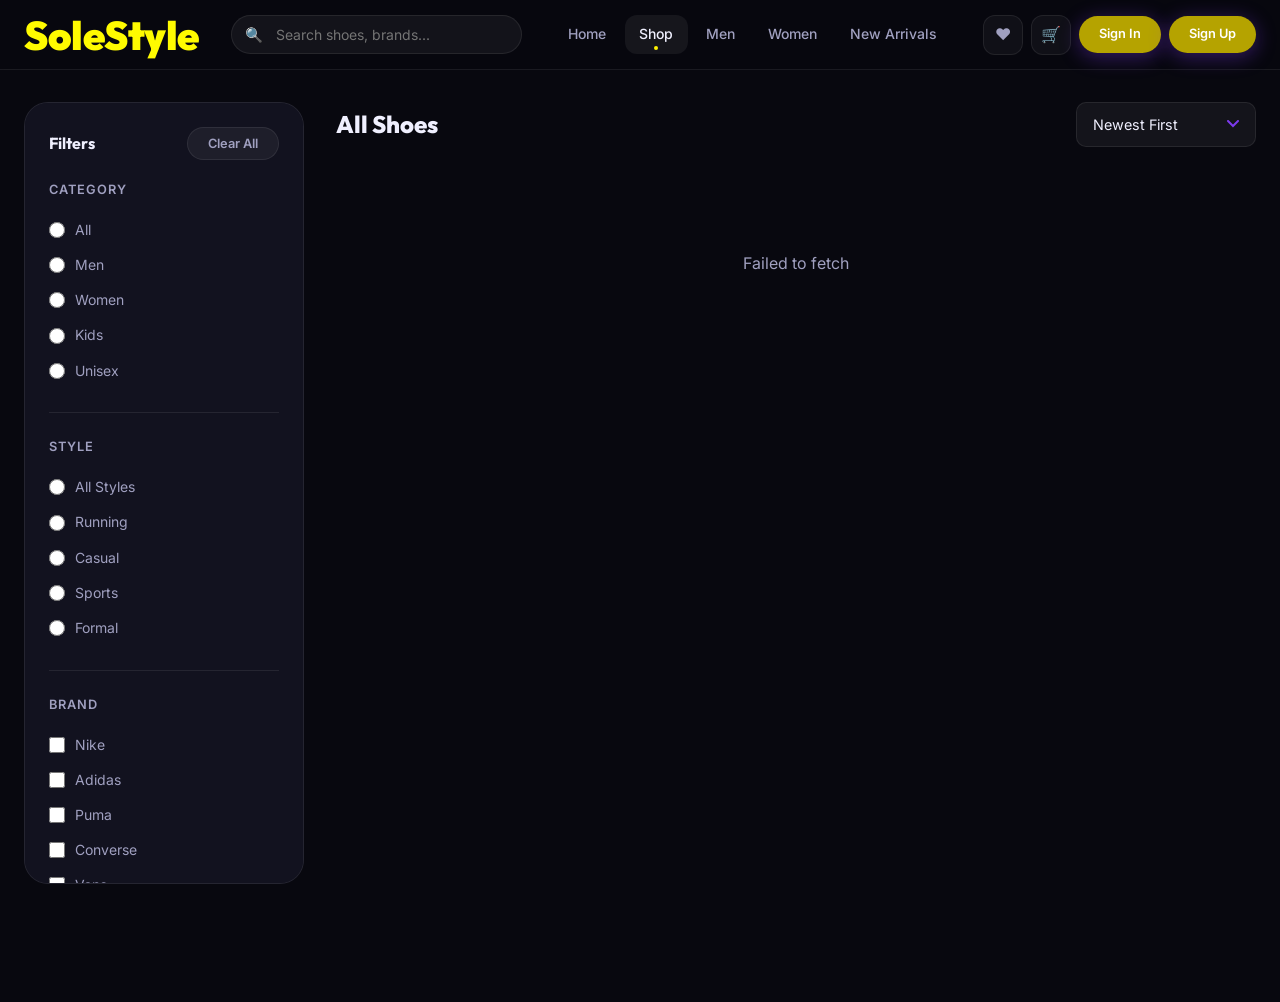
<file: frontend/products.html>
<!DOCTYPE html>
<html lang="en">
<head>
  <meta charset="UTF-8">
  <meta name="viewport" content="width=device-width, initial-scale=1.0">
  <meta name="description" content="Shop all premium shoes at SoleStyle. Filter by brand, size, color, price and more.">
  <title>SoleStyle — Step Into Style</title>
  <link rel="stylesheet" href="css/global.css">
  <link rel="stylesheet" href="css/navbar.css">
  <link rel="stylesheet" href="css/components.css">
  <style>
    .shop-layout {
      display: grid;
      grid-template-columns: 280px 1fr;
      gap: 2rem;
      margin-top: calc(var(--navbar-height) + 2rem);
      padding-bottom: 4rem;
    }

    .shop-header {
      display: flex;
      align-items: center;
      justify-content: space-between;
      margin-bottom: 1.5rem;
      flex-wrap: wrap;
      gap: 1rem;
    }

    .shop-count {
      font-size: 0.9rem;
      color: var(--text-muted);
    }

    .shop-sort {
      display: flex;
      align-items: center;
      gap: 0.75rem;
    }

    .mobile-filter-btn {
      display: none;
    }

    .active-filters {
      display: flex;
      flex-wrap: wrap;
      gap: 0.5rem;
      margin-bottom: 1rem;
    }

    .filter-tag {
      display: inline-flex;
      align-items: center;
      gap: 0.4rem;
      padding: 0.3rem 0.75rem;
      background: rgba(124,58,237,0.12);
      border: 1px solid var(--border-accent);
      border-radius: var(--radius-full);
      font-size: 0.75rem;
      color: var(--accent-secondary);
    }

    .filter-tag-remove {
      cursor: pointer;
      color: var(--text-muted);
      font-size: 0.9rem;
      line-height: 1;
      transition: color var(--transition-fast);
    }
    .filter-tag-remove:hover { color: var(--error); }

    /* Pagination */
    .pagination {
      display: flex;
      align-items: center;
      justify-content: center;
      gap: 0.5rem;
      margin-top: 3rem;
    }

    .page-btn {
      width: 40px;
      height: 40px;
      display: flex;
      align-items: center;
      justify-content: center;
      background: var(--bg-card);
      border: 1px solid var(--border);
      border-radius: var(--radius-md);
      color: var(--text-secondary);
      font-size: 0.875rem;
      font-weight: 500;
      cursor: pointer;
      transition: all var(--transition-fast);
    }

    .page-btn:hover, .page-btn.active {
      background: rgba(124,58,237,0.15);
      border-color: var(--accent-primary);
      color: var(--accent-secondary);
    }

    .page-btn.active { font-weight: 700; }
    .page-btn:disabled { opacity: 0.4; cursor: not-allowed; }

    @media (max-width: 1024px) {
      .shop-layout { grid-template-columns: 1fr; }
      .filter-sidebar { display: none; position: fixed; inset: 0; z-index: 2000; border-radius: 0; max-height: 100vh; overflow-y: auto; }
      .filter-sidebar.open { display: block; }
      .mobile-filter-btn { display: flex; }
    }
  </style>
</head>
<body>
  <!-- NAVBAR -->
  <nav class="navbar" id="navbar">
    <div class="container nav-inner">
      <a href="index.html" class="nav-brand">
        <span class="nav-brand-name">SoleStyle</span>
      </a>
      <div class="nav-search">
        <span class="nav-search-icon">🔍</span>
        <input type="text" id="nav-search-input" class="nav-search-input" placeholder="Search shoes, brands...">
      </div>
      <div class="nav-links">
        <a href="index.html" class="nav-link">Home</a>
        <a href="products.html" class="nav-link">Shop</a>
        <a href="products.html?category=men" class="nav-link">Men</a>
        <a href="products.html?category=women" class="nav-link">Women</a>
        <a href="products.html?is_new_arrival=true" class="nav-link">New Arrivals</a>
      </div>
      <div class="nav-actions">
        <a href="wishlist.html" class="nav-action-btn" title="Wishlist">❤️<span class="nav-badge" id="wishlist-badge" style="display:none">0</span></a>
        <a href="cart.html" class="nav-action-btn" title="Cart">🛒<span class="nav-badge" id="cart-badge" style="display:none">0</span></a>
        <div id="nav-user-area"></div>
        <button class="nav-hamburger" id="nav-hamburger"><span></span><span></span><span></span></button>
      </div>
    </div>
  </nav>
  <div class="nav-mobile" id="nav-mobile">
    <a href="index.html" class="nav-link">Home</a>
    <a href="products.html" class="nav-link">Shop All</a>
    <a href="wishlist.html" class="nav-link">❤️</a>
    <a href="cart.html" class="nav-link">🛒</a>
    <a href="orders.html" class="nav-link">Orders</a>
  </div>

  <div class="container">
    <div class="shop-layout">
      <!-- FILTER SIDEBAR -->
      <aside class="filter-sidebar" id="filter-sidebar">
        <div class="filter-title">
          <span>Filters</span>
          <button class="btn btn-ghost btn-sm" id="clear-filters">Clear All</button>
        </div>

        <!-- Category -->
        <div class="filter-section">
          <div class="filter-section-title">Category</div>
          <div class="filter-option"><input type="radio" name="category" id="cat-all" value=""><label for="cat-all">All</label></div>
          <div class="filter-option"><input type="radio" name="category" id="cat-men" value="men"><label for="cat-men">Men</label></div>
          <div class="filter-option"><input type="radio" name="category" id="cat-women" value="women"><label for="cat-women">Women</label></div>
          <div class="filter-option"><input type="radio" name="category" id="cat-kids" value="kids"><label for="cat-kids">Kids</label></div>
          <div class="filter-option"><input type="radio" name="category" id="cat-unisex" value="unisex"><label for="cat-unisex">Unisex</label></div>
        </div>

        <!-- Sub-Category -->
        <div class="filter-section">
          <div class="filter-section-title">Style</div>
          <div class="filter-option"><input type="radio" name="sub_category" id="sub-all" value=""><label for="sub-all">All Styles</label></div>
          <div class="filter-option"><input type="radio" name="sub_category" id="sub-running" value="running"><label for="sub-running">Running</label></div>
          <div class="filter-option"><input type="radio" name="sub_category" id="sub-casual" value="casual"><label for="sub-casual">Casual</label></div>
          <div class="filter-option"><input type="radio" name="sub_category" id="sub-sports" value="sports"><label for="sub-sports">Sports</label></div>
          <div class="filter-option"><input type="radio" name="sub_category" id="sub-formal" value="formal"><label for="sub-formal">Formal</label></div>
        </div>

        <!-- Brand -->
        <div class="filter-section">
          <div class="filter-section-title">Brand</div>
          <div id="brand-filters">
            <div class="filter-option"><input type="checkbox" id="brand-nike" value="Nike"><label for="brand-nike">Nike</label></div>
            <div class="filter-option"><input type="checkbox" id="brand-adidas" value="Adidas"><label for="brand-adidas">Adidas</label></div>
            <div class="filter-option"><input type="checkbox" id="brand-puma" value="Puma"><label for="brand-puma">Puma</label></div>
            <div class="filter-option"><input type="checkbox" id="brand-converse" value="Converse"><label for="brand-converse">Converse</label></div>
            <div class="filter-option"><input type="checkbox" id="brand-vans" value="Vans"><label for="brand-vans">Vans</label></div>
            <div class="filter-option"><input type="checkbox" id="brand-asics" value="ASICS"><label for="brand-asics">ASICS</label></div>
            <div class="filter-option"><input type="checkbox" id="brand-nb" value="New Balance"><label for="brand-nb">New Balance</label></div>
          </div>
        </div>

        <!-- Price Range -->
        <div class="filter-section">
          <div class="filter-section-title">Price Range (₹)</div>
          <div class="price-range-inputs">
            <input type="number" id="min-price" placeholder="Min" min="0">
            <span style="color:var(--text-muted)">—</span>
            <input type="number" id="max-price" placeholder="Max" min="0">
          </div>
          <button class="btn btn-ghost btn-sm" style="margin-top:.75rem;width:100%" id="apply-price">Apply</button>
        </div>

        <!-- Size -->
        <div class="filter-section">
          <div class="filter-section-title">Size (UK)</div>
          <div class="size-filter-grid" id="size-filters">
            <button class="size-filter-btn" data-size="4">4</button>
            <button class="size-filter-btn" data-size="5">5</button>
            <button class="size-filter-btn" data-size="6">6</button>
            <button class="size-filter-btn" data-size="7">7</button>
            <button class="size-filter-btn" data-size="8">8</button>
            <button class="size-filter-btn" data-size="9">9</button>
            <button class="size-filter-btn" data-size="10">10</button>
            <button class="size-filter-btn" data-size="11">11</button>
            <button class="size-filter-btn" data-size="12">12</button>
          </div>
        </div>

        <!-- Special -->
        <div class="filter-section">
          <div class="filter-section-title">Special</div>
          <div class="filter-option"><input type="checkbox" id="filter-featured"><label for="filter-featured">⭐Featured</label></div>
          <div class="filter-option"><input type="checkbox" id="filter-new"><label for="filter-new">New Arrivals</label></div>
        </div>

        <button class="btn btn-primary btn-block mobile-close-filter" id="mobile-apply-filter" style="display:none">Apply Filters</button>
      </aside>

      <!-- MAIN -->
      <div class="shop-main">
        <div class="shop-header">
          <div>
            <h1 style="font-family:'Outfit',sans-serif;font-size:1.5rem;font-weight:800">All Shoes</h1>
            <div class="shop-count" id="results-count"></div>
          </div>
          <div class="shop-sort">
            <button class="btn btn-ghost btn-sm mobile-filter-btn" id="mobile-filter-btn">⚙️Filters</button>
            <select class="form-control" id="sort-select" style="width:180px">
              <option value="newest">Newest First</option>
              <option value="price_asc">Price: Low to High</option>
              <option value="price_desc">Price: High to Low</option>
              <option value="rating">Top Rated</option>
            </select>
          </div>
        </div>

        <div class="active-filters" id="active-filters"></div>

        <div class="products-grid" id="products-grid">
          ${Array(8).fill(0).map(() => `
            <div class="product-card">
              <div class="skeleton" style="aspect-ratio:1;border-radius:var(--radius-xl) var(--radius-xl) 0 0"></div>
              <div style="padding:1.25rem;display:flex;flex-direction:column;gap:.75rem">
                <div class="skeleton" style="height:12px;width:50%;border-radius:6px"></div>
                <div class="skeleton" style="height:16px;width:80%;border-radius:6px"></div>
                <div class="skeleton" style="height:36px;border-radius:var(--radius-full)"></div>
              </div>
            </div>
          `).join('')}
        </div>

        <div class="pagination" id="pagination"></div>
      </div>
    </div>
  </div>

  <!-- Quick Add Modal -->
  <div class="modal-overlay" id="quick-add-modal">
    <div class="modal" style="max-width:420px">
      <div class="modal-header">
        <h4 id="quick-add-title" style="font-family:'Outfit',sans-serif">Select Options</h4>
        <button class="modal-close" id="quick-add-close">✕</button>
      </div>
      <div style="margin-bottom:.75rem;font-size:.85rem;color:var(--text-muted)">Size:</div>
      <div id="quick-add-sizes" style="display:flex;flex-wrap:wrap;gap:.5rem;margin-bottom:1.25rem"></div>
      <div style="margin-bottom:.75rem;font-size:.85rem;color:var(--text-muted)">Color:</div>
      <div id="quick-add-colors" style="display:flex;flex-wrap:wrap;gap:.5rem;margin-bottom:1.5rem"></div>
      <button class="btn btn-primary btn-block" id="quick-add-confirm">🛒 Add to Cart</button>
    </div>
  </div>

  <div id="toast-container"></div>

  <script src="js/api.js"></script>
  <script src="js/utils.js"></script>
  <script src="js/navbar.js"></script>
  <script>
    // ===== STATE =====
    const state = {
      page: 1,
      limit: 12,
      sort_by: 'newest',
      search: '',
      category: '',
      sub_category: '',
      brands: [],
      min_price: '',
      max_price: '',
      size: '',
      is_featured: false,
      is_new_arrival: false,
    };

    let quickAddProduct = null, selectedSize = null, selectedColor = null;

    document.addEventListener('DOMContentLoaded', () => {
      initNavbar();
      parseURLParams();
      bindFilters();
      loadProducts();
      initQuickAddModal();
    });

    function parseURLParams() {
      const p = new URLSearchParams(window.location.search);
      if (p.get('search')) state.search = p.get('search');
      if (p.get('category')) state.category = p.get('category');
      if (p.get('sub_category')) state.sub_category = p.get('sub_category');
      if (p.get('is_featured') === 'true') state.is_featured = true;
      if (p.get('is_new_arrival') === 'true') state.is_new_arrival = true;
      if (p.get('brand')) state.brands = [p.get('brand')];

      // Reflect in UI
      if (state.category) {
        const el = document.querySelector(`input[name="category"][value="${state.category}"]`);
        if (el) el.checked = true;
      }
      if (state.sub_category) {
        const el = document.querySelector(`input[name="sub_category"][value="${state.sub_category}"]`);
        if (el) el.checked = true;
      }
      if (state.is_featured) document.getElementById('filter-featured').checked = true;
      if (state.is_new_arrival) document.getElementById('filter-new').checked = true;
      state.brands.forEach(b => {
        const el = document.querySelector(`#brand-filters input[value="${b}"]`);
        if (el) el.checked = true;
      });
    }

    function bindFilters() {
      // Category
      document.querySelectorAll('input[name="category"]').forEach(el => {
        el.addEventListener('change', () => { state.category = el.value; state.page = 1; loadProducts(); });
      });

      // Sub-category
      document.querySelectorAll('input[name="sub_category"]').forEach(el => {
        el.addEventListener('change', () => { state.sub_category = el.value; state.page = 1; loadProducts(); });
      });

      // Brands
      document.querySelectorAll('#brand-filters input[type="checkbox"]').forEach(el => {
        el.addEventListener('change', () => {
          state.brands = [...document.querySelectorAll('#brand-filters input:checked')].map(b => b.value);
          state.page = 1;
          loadProducts();
        });
      });

      // Price
      document.getElementById('apply-price').addEventListener('click', () => {
        state.min_price = document.getElementById('min-price').value;
        state.max_price = document.getElementById('max-price').value;
        state.page = 1;
        loadProducts();
      });

      // Size
      document.querySelectorAll('.size-filter-btn').forEach(btn => {
        btn.addEventListener('click', () => {
          const wasActive = btn.classList.contains('active');
          document.querySelectorAll('.size-filter-btn').forEach(b => b.classList.remove('active'));
          if (!wasActive) {
            btn.classList.add('active');
            state.size = btn.dataset.size;
          } else {
            state.size = '';
          }
          state.page = 1;
          loadProducts();
        });
      });

      // Special filters
      document.getElementById('filter-featured').addEventListener('change', (e) => {
        state.is_featured = e.target.checked;
        state.page = 1;
        loadProducts();
      });
      document.getElementById('filter-new').addEventListener('change', (e) => {
        state.is_new_arrival = e.target.checked;
        state.page = 1;
        loadProducts();
      });

      // Sort
      document.getElementById('sort-select').addEventListener('change', (e) => {
        state.sort_by = e.target.value;
        state.page = 1;
        loadProducts();
      });

      // Clear filters
      document.getElementById('clear-filters').addEventListener('click', clearAllFilters);

      // Mobile filter
      document.getElementById('mobile-filter-btn').addEventListener('click', () => {
        document.getElementById('filter-sidebar').classList.add('open');
        document.getElementById('mobile-apply-filter').style.display = 'flex';
      });
      document.getElementById('mobile-apply-filter')?.addEventListener('click', () => {
        document.getElementById('filter-sidebar').classList.remove('open');
      });
    }

    function clearAllFilters() {
      state.category = '';
      state.sub_category = '';
      state.brands = [];
      state.min_price = '';
      state.max_price = '';
      state.size = '';
      state.is_featured = false;
      state.is_new_arrival = false;
      state.page = 1;

      document.querySelectorAll('input[name="category"]')[0].checked = true;
      document.querySelectorAll('input[name="sub_category"]')[0].checked = true;
      document.querySelectorAll('#brand-filters input').forEach(el => el.checked = false);
      document.getElementById('min-price').value = '';
      document.getElementById('max-price').value = '';
      document.querySelectorAll('.size-filter-btn').forEach(b => b.classList.remove('active'));
      document.getElementById('filter-featured').checked = false;
      document.getElementById('filter-new').checked = false;

      loadProducts();
    }

    async function loadProducts() {
      const grid = document.getElementById('products-grid');
      grid.innerHTML = Array(6).fill(0).map(() => `
        <div class="product-card">
          <div class="skeleton" style="aspect-ratio:1;border-radius:var(--radius-xl) var(--radius-xl) 0 0"></div>
          <div style="padding:1.25rem;display:flex;flex-direction:column;gap:.75rem">
            <div class="skeleton" style="height:12px;width:50%;border-radius:6px"></div>
            <div class="skeleton" style="height:16px;width:80%;border-radius:6px"></div>
            <div class="skeleton" style="height:36px;border-radius:var(--radius-full)"></div>
          </div>
        </div>
      `).join('');

      const params = {
        page: state.page,
        limit: state.limit,
        sort_by: state.sort_by,
      };
      if (state.search) params.search = state.search;
      if (state.category) params.category = state.category;
      if (state.sub_category) params.sub_category = state.sub_category;
      if (state.brands.length) params.brand = state.brands[0]; // API supports single brand filter
      if (state.min_price) params.min_price = state.min_price;
      if (state.max_price) params.max_price = state.max_price;
      if (state.size) params.size = state.size;
      if (state.is_featured) params.is_featured = true;
      if (state.is_new_arrival) params.is_new_arrival = true;

      try {
        const data = await ProductsAPI.list(params);
        document.getElementById('results-count').textContent = `${data.total} result${data.total !== 1 ? 's' : ''}`;

        if (!data.products.length) {
          grid.innerHTML = `<div class="empty-state" style="grid-column:1/-1">
            <div class="empty-icon">👟</div>
            <h3>No shoes found</h3>
            <p>Try adjusting your filters</p>
            <button class="btn btn-primary" style="margin-top:1rem" onclick="clearAllFilters()">Clear Filters</button>
          </div>`;
          document.getElementById('pagination').innerHTML = '';
          return;
        }

        grid.innerHTML = data.products.map(createProductCard).join('');
        attachCardListeners(grid);
        renderPagination(data.page, data.total_pages);
        renderActiveFilters();

      } catch (e) {
        grid.innerHTML = `<div class="empty-state" style="grid-column:1/-1"><p>${e.message}</p></div>`;
      }
    }

    function renderPagination(currentPage, totalPages) {
      const container = document.getElementById('pagination');
      if (totalPages <= 1) { container.innerHTML = ''; return; }

      let html = `<button class="page-btn" ${currentPage === 1 ? 'disabled' : ''} onclick="goToPage(${currentPage-1})">←</button>`;
      for (let i = 1; i <= totalPages; i++) {
        if (i === 1 || i === totalPages || (i >= currentPage - 2 && i <= currentPage + 2)) {
          html += `<button class="page-btn ${i === currentPage ? 'active' : ''}" onclick="goToPage(${i})">${i}</button>`;
        } else if (i === currentPage - 3 || i === currentPage + 3) {
          html += `<span style="color:var(--text-muted);padding:0 .25rem">…</span>`;
        }
      }
      html += `<button class="page-btn" ${currentPage === totalPages ? 'disabled' : ''} onclick="goToPage(${currentPage+1})">→</button>`;
      container.innerHTML = html;
    }

    function goToPage(p) {
      state.page = p;
      window.scrollTo({ top: 0, behavior: 'smooth' });
      loadProducts();
    }

    function renderActiveFilters() {
      const container = document.getElementById('active-filters');
      const tags = [];
      if (state.category) tags.push({ label: `Category: ${state.category}`, clear: () => { state.category=''; document.querySelector('input[name="category"][value=""]').checked=true; } });
      if (state.sub_category) tags.push({ label: `Style: ${state.sub_category}`, clear: () => { state.sub_category=''; } });
      if (state.brands.length) tags.push({ label: `Brand: ${state.brands.join(', ')}`, clear: () => { state.brands=[]; document.querySelectorAll('#brand-filters input').forEach(e=>e.checked=false); } });
      if (state.size) tags.push({ label: `Size: ${state.size}`, clear: () => { state.size=''; document.querySelectorAll('.size-filter-btn').forEach(b=>b.classList.remove('active')); } });
      if (state.is_featured) tags.push({ label: 'Featured', clear: () => { state.is_featured=false; document.getElementById('filter-featured').checked=false; } });
      if (state.is_new_arrival) tags.push({ label: 'New Arrivals', clear: () => { state.is_new_arrival=false; document.getElementById('filter-new').checked=false; } });

      container.innerHTML = tags.map((t, i) => `
        <span class="filter-tag">${t.label} <span class="filter-tag-remove" data-idx="${i}">✕</span></span>
      `).join('');

      container.querySelectorAll('.filter-tag-remove').forEach(el => {
        el.addEventListener('click', () => {
          tags[parseInt(el.dataset.idx)].clear();
          state.page = 1;
          loadProducts();
        });
      });
    }

    function attachCardListeners(container) {
      container.querySelectorAll('.wishlist-toggle-btn').forEach(btn => {
        btn.addEventListener('click', (e) => {
          e.preventDefault();
          toggleWishlist(btn.dataset.id, btn);
        });
      });
      container.querySelectorAll('.quick-add-btn').forEach(btn => {
        btn.addEventListener('click', (e) => {
          e.preventDefault();
          openQuickAdd(btn.dataset.id);
        });
      });
    }

    // ===== QUICK ADD =====
    function initQuickAddModal() {
      document.getElementById('quick-add-close').addEventListener('click', () => {
        document.getElementById('quick-add-modal').classList.remove('active');
      });
      document.getElementById('quick-add-modal').addEventListener('click', (e) => {
        if (e.target === document.getElementById('quick-add-modal')) {
          document.getElementById('quick-add-modal').classList.remove('active');
        }
      });
      document.getElementById('quick-add-confirm').addEventListener('click', async () => {
        if (!quickAddProduct) return;
        if (!selectedSize) { showToast('Please select a size', 'warning'); return; }
        const color = selectedColor || quickAddProduct.colors[0] || '';
        try {
          await CartAPI.add({ product_id: quickAddProduct.id, size: selectedSize, color, quantity: 1 });
          showToast('Added to cart! 🛒', 'success');
          document.getElementById('quick-add-modal').classList.remove('active');
          updateCartBadge();
        } catch (e) {
          showToast(e.message, 'error');
        }
      });
    }

    async function openQuickAdd(productId) {
      if (!requireAuth()) return;
      try {
        quickAddProduct = await ProductsAPI.get(productId);
        selectedSize = null; selectedColor = null;
        document.getElementById('quick-add-title').textContent = quickAddProduct.name;
        document.getElementById('quick-add-sizes').innerHTML = quickAddProduct.sizes.map(s =>
          `<button class="size-filter-btn" data-size="${s}">${s}</button>`).join('');
        document.getElementById('quick-add-colors').innerHTML = quickAddProduct.colors.map(c =>
          `<button class="size-filter-btn" data-color="${c}">${c}</button>`).join('');
        document.getElementById('quick-add-sizes').querySelectorAll('button').forEach(btn => {
          btn.addEventListener('click', () => {
            document.getElementById('quick-add-sizes').querySelectorAll('button').forEach(b=>b.classList.remove('active'));
            btn.classList.add('active');
            selectedSize = btn.dataset.size;
          });
        });
        document.getElementById('quick-add-colors').querySelectorAll('button').forEach(btn => {
          btn.addEventListener('click', () => {
            document.getElementById('quick-add-colors').querySelectorAll('button').forEach(b=>b.classList.remove('active'));
            btn.classList.add('active');
            selectedColor = btn.dataset.color;
          });
        });
        document.getElementById('quick-add-modal').classList.add('active');
      } catch (e) {
        showToast('Could not load product', 'error');
      }
    }
  </script>
</body>
</html>
</file>
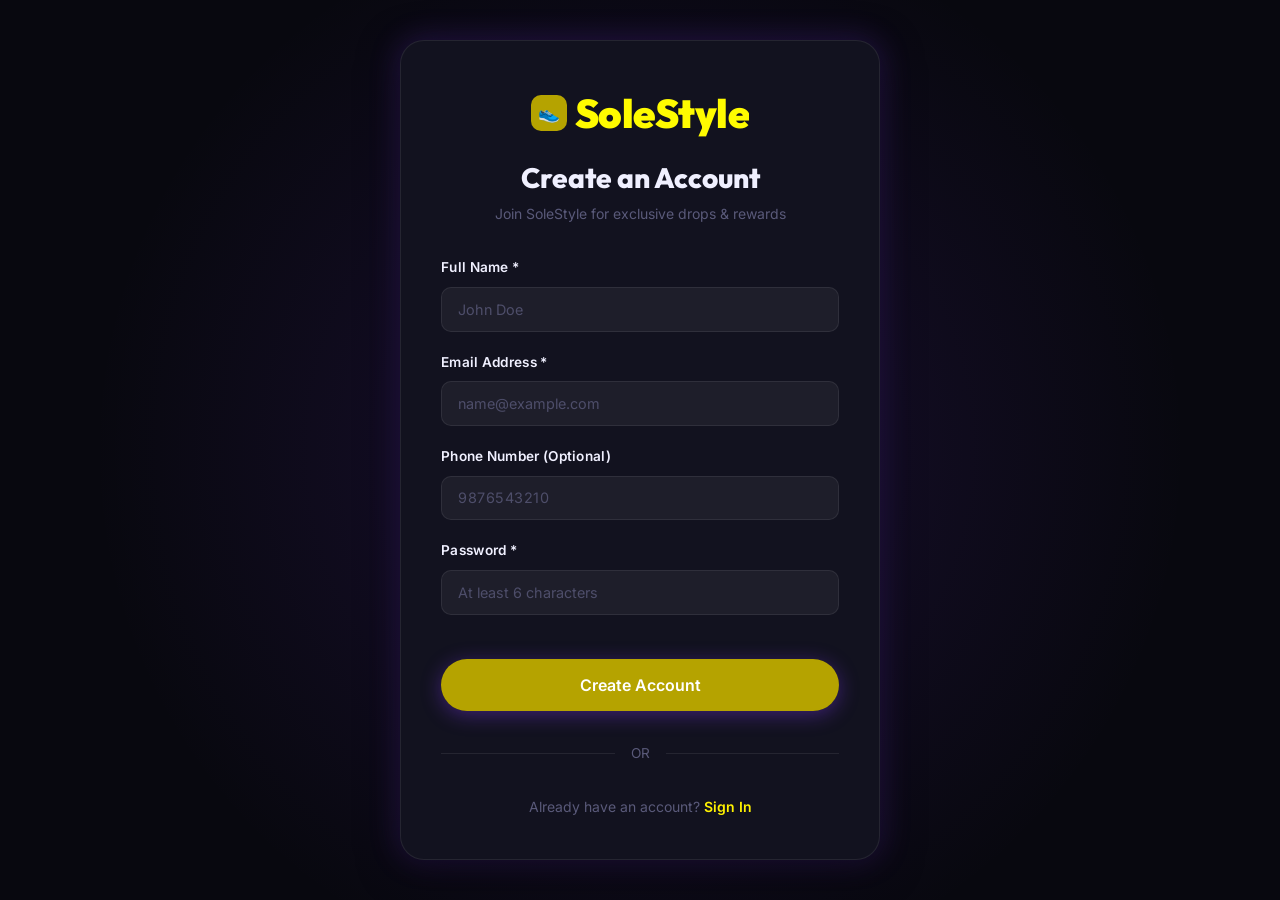
<file: frontend/register.html>
<!DOCTYPE html>
<html lang="en">
<head>
  <meta charset="UTF-8">
  <meta name="viewport" content="width=device-width, initial-scale=1.0">
  <title>SoleStyle — Step Into Style</title>
  <link rel="stylesheet" href="css/global.css">
  <link rel="stylesheet" href="css/navbar.css">
  <link rel="stylesheet" href="css/components.css">
  <style>
    .auth-container {
      min-height: 100vh;
      display: flex;
      align-items: center;
      justify-content: center;
      padding: 2rem 1rem;
      background: radial-gradient(circle at center, rgba(124,58,237,0.15) 0%, transparent 70%);
    }

    .auth-card {
      width: 100%;
      max-width: 480px;
      padding: 2.5rem;
      background: var(--bg-card);
      border: 1px solid var(--border);
      border-radius: var(--radius-xl);
      box-shadow: var(--shadow-lg), var(--shadow-glow);
    }

    .auth-header {
      text-align: center;
      margin-bottom: 2rem;
    }

    .auth-title {
      font-family: 'Outfit', sans-serif;
      font-size: 1.75rem;
      font-weight: 800;
      margin: 0.5rem 0;
    }
  </style>
</head>
<body>
  <div class="auth-container">
    <div class="auth-card">
      <div class="auth-header">
        <a href="index.html" class="nav-brand" style="justify-content:center;margin-bottom:1rem">
          <div class="nav-brand-logo">👟</div>
          <span class="nav-brand-name">SoleStyle</span>
        </a>
        <h1 class="auth-title">Create an Account</h1>
        <p style="color:var(--text-muted);font-size:0.875rem">Join SoleStyle for exclusive drops & rewards</p>
      </div>

      <form id="register-form">
        <div class="form-group">
          <label class="form-label">Full Name *</label>
          <input type="text" class="form-control" id="name" required placeholder="John Doe">
        </div>

        <div class="form-group">
          <label class="form-label">Email Address *</label>
          <input type="email" class="form-control" id="email" required placeholder="name@example.com">
        </div>

        <div class="form-group">
          <label class="form-label">Phone Number (Optional)</label>
          <input type="tel" class="form-control" id="phone" placeholder="9876543210">
        </div>

        <div class="form-group">
          <label class="form-label">Password *</label>
          <input type="password" class="form-control" id="password" required minlength="6" placeholder="At least 6 characters">
        </div>

        <button type="submit" class="btn btn-primary btn-block btn-lg" id="submit-btn" style="margin-top:1.5rem">
          Create Account
        </button>
      </form>

      <div class="divider-text" style="margin:2rem 0">OR</div>

      <div style="text-align:center;font-size:0.875rem;color:var(--text-muted)">
        Already have an account? <a href="login.html" style="color:var(--accent-secondary);font-weight:600">Sign In</a>
      </div>
    </div>
  </div>

  <div id="toast-container"></div>

  <script src="js/api.js"></script>
  <script src="js/utils.js"></script>
  <script>
    document.getElementById('register-form').addEventListener('submit', async (e) => {
      e.preventDefault();
      const name = document.getElementById('name').value.trim();
      const email = document.getElementById('email').value.trim();
      const phone = document.getElementById('phone').value.trim() || undefined;
      const password = document.getElementById('password').value;
      const btn = document.getElementById('submit-btn');

      btn.disabled = true;
      btn.textContent = 'Creating Account...';

      try {
        const res = await AuthAPI.register({ name, email, phone, password });
        saveAuth(res.access_token, res.user);
        showToast(`Account created! Welcome, ${res.user.name.split(' ')[0]}`, 'success');

        setTimeout(() => {
          window.location.href = 'index.html';
        }, 1200);

      } catch (err) {
        showToast(err.message, 'error');
        btn.disabled = false;
        btn.innerHTML = 'Create Account';
      }
    });
  </script>
</body>
</html>
</file>
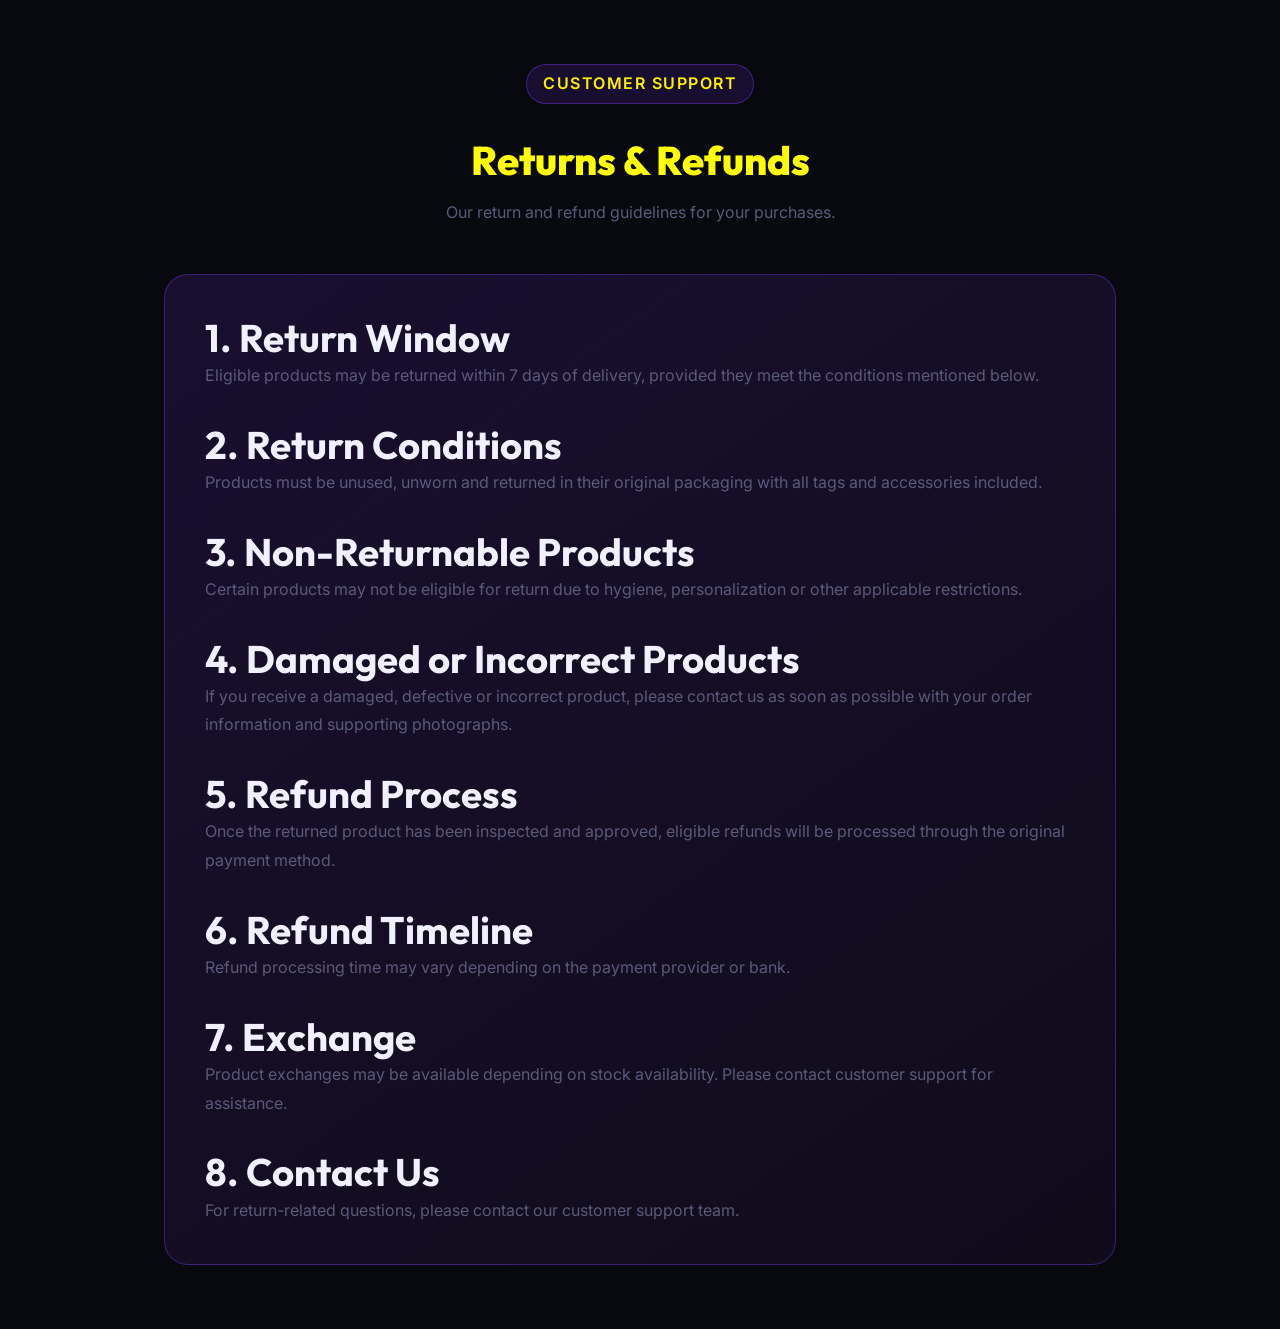
<file: frontend/returns.html>
<!DOCTYPE html>
<html lang="en">
<head>
    <meta charset="UTF-8">
    <meta name="viewport" content="width=device-width, initial-scale=1.0">

    <title>Returns & Refunds</title>

    <link rel="stylesheet" href="css/global.css">
    <link rel="stylesheet" href="css/navbar.css">
    <link rel="stylesheet" href="css/components.css">

    <style>
        .policy-page {
            max-width: 1000px;
            margin: auto;
            padding: 4rem 1.5rem;
        }

        .policy-header {
            text-align: center;
            margin-bottom: 3rem;
        }

        .policy-header h1 {
            font-family: 'Outfit', sans-serif;
            font-size: 2.5rem;
            font-weight: 800;
            margin: 1rem 0;
            color: var(--accent-primary);
        }

        .policy-header p {
            color: var(--text-muted);
        }

        .policy-content {
            background: var(--gradient-card);
            border: 1px solid var(--border-accent);
            border-radius: var(--radius-xl);
            padding: 2.5rem;
        }

        .policy-content h2 {
            font-family: 'Outfit', sans-serif;
            margin-top: 2rem;
        }

        .policy-content h2:first-child {
            margin-top: 0;
        }

        .policy-content p,
        .policy-content li {
            color: var(--text-muted);
            line-height: 1.8;
        }

        .policy-content ul {
            padding-left: 1.5rem;
        }
    </style>
</head>

<body>

<main class="policy-page">

    <div class="policy-header">

        <div class="section-badge">Customer Support</div>

        <h1>Returns & Refunds</h1>

        <p>
            Our return and refund guidelines for your purchases.
        </p>

    </div>

    <div class="policy-content">

        <h2>1. Return Window</h2>

        <p>
            Eligible products may be returned within 7 days of delivery,
            provided they meet the conditions mentioned below.
        </p>

        <h2>2. Return Conditions</h2>

        <p>
            Products must be unused, unworn and returned in their original
            packaging with all tags and accessories included.
        </p>

        <h2>3. Non-Returnable Products</h2>

        <p>
            Certain products may not be eligible for return due to hygiene,
            personalization or other applicable restrictions.
        </p>

        <h2>4. Damaged or Incorrect Products</h2>

        <p>
            If you receive a damaged, defective or incorrect product, please
            contact us as soon as possible with your order information and
            supporting photographs.
        </p>

        <h2>5. Refund Process</h2>

        <p>
            Once the returned product has been inspected and approved,
            eligible refunds will be processed through the original payment
            method.
        </p>

        <h2>6. Refund Timeline</h2>

        <p>
            Refund processing time may vary depending on the payment
            provider or bank.
        </p>

        <h2>7. Exchange</h2>

        <p>
            Product exchanges may be available depending on stock
            availability. Please contact customer support for assistance.
        </p>

        <h2>8. Contact Us</h2>

        <p>
            For return-related questions, please contact our customer
            support team.
        </p>

    </div>

</main>

</body>
</html>
</file>
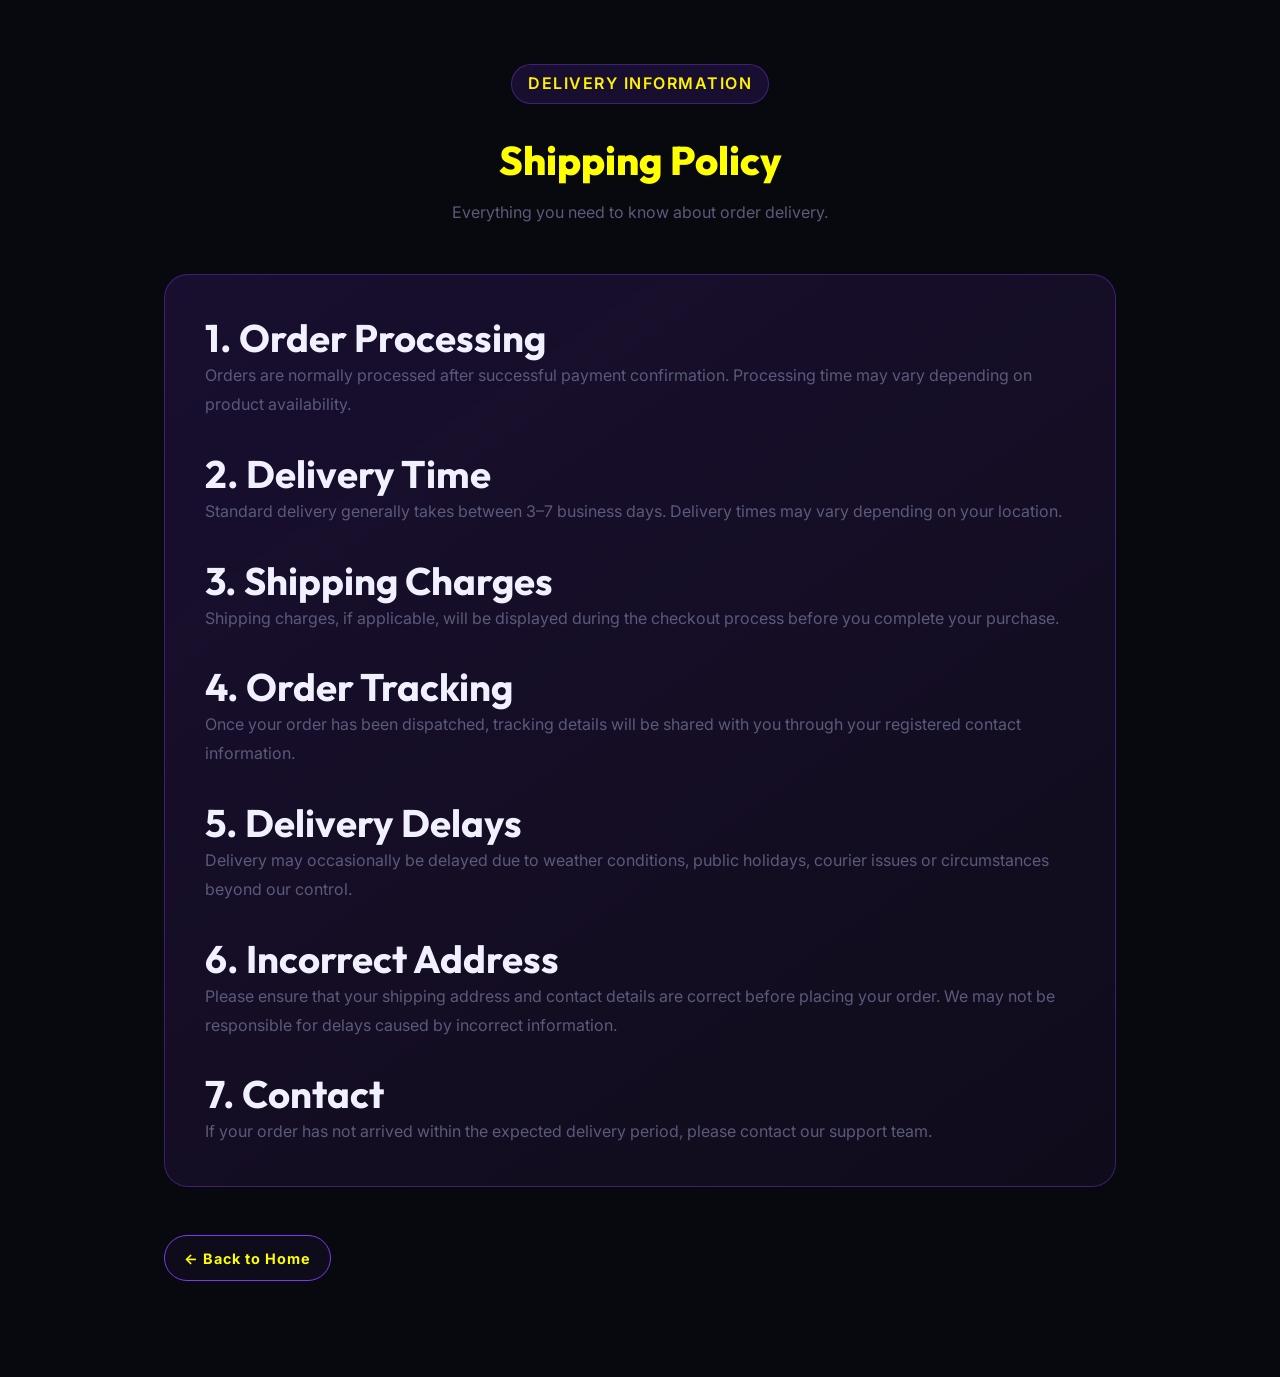
<file: frontend/shipping-policy.html>
<!DOCTYPE html>
<html lang="en">
<head>
    <meta charset="UTF-8">
    <meta name="viewport" content="width=device-width, initial-scale=1.0">

    <title>Shipping Policy</title>

    <link rel="stylesheet" href="css/global.css">
    <link rel="stylesheet" href="css/navbar.css">
    <link rel="stylesheet" href="css/components.css">

    <style>
        .policy-page {
            max-width: 1000px;
            margin: auto;
            padding: 4rem 1.5rem;
        }

        .policy-header {
            text-align: center;
            margin-bottom: 3rem;
        }

        .policy-header h1 {
            font-family: 'Outfit', sans-serif;
            font-size: 2.5rem;
            font-weight: 800;
            margin: 1rem 0;
            color: var(--accent-primary);
        }

        .policy-header p {
            color: var(--text-muted);
        }

        .policy-content {
            background: var(--gradient-card);
            border: 1px solid var(--border-accent);
            border-radius: var(--radius-xl);
            padding: 2.5rem;
        }

        .policy-content h2 {
            font-family: 'Outfit', sans-serif;
            margin-top: 2rem;
        }

        .policy-content h2:first-child {
            margin-top: 0;
        }

        .policy-content p,
        .policy-content li {
            color: var(--text-muted);
            line-height: 1.8;
        }

        .policy-content ul {
            padding-left: 1.5rem;
        }

        .back-home {
            margin-bottom: 2rem;
            margin-top: 3rem;
        }

        .back-home a {
            display: inline-flex;
            align-items: center;
            justify-content: center;
            padding: 0.65rem 1.2rem;
            border: 1px solid #7c3aed;
            border-radius: 999px;
            background: rgba(124, 58, 237, 0.05);
            color: #ffff00;
            text-decoration: none;
            font-weight: 700;
            font-size: 0.9rem;
            letter-spacing: 1px;
            transition: all 0.25s ease;
        }

        .back-home a:hover {
            background: rgba(124, 58, 237, 0.15);
            border-color: #9333ea;
            transform: translateY(-2px);
            box-shadow: 0 0 15px rgba(124, 58, 237, 0.25);
        }
    </style>
</head>

<body>

<main class="policy-page">

    <div class="policy-header">

        <div class="section-badge">Delivery Information</div>

        <h1>Shipping Policy</h1>

        <p>
            Everything you need to know about order delivery.
        </p>

    </div>

    <div class="policy-content">

        <h2>1. Order Processing</h2>

        <p>
            Orders are normally processed after successful payment
            confirmation. Processing time may vary depending on product
            availability.
        </p>

        <h2>2. Delivery Time</h2>

        <p>
            Standard delivery generally takes between 3–7 business days.
            Delivery times may vary depending on your location.
        </p>

        <h2>3. Shipping Charges</h2>

        <p>
            Shipping charges, if applicable, will be displayed during the
            checkout process before you complete your purchase.
        </p>

        <h2>4. Order Tracking</h2>

        <p>
            Once your order has been dispatched, tracking details will be
            shared with you through your registered contact information.
        </p>

        <h2>5. Delivery Delays</h2>

        <p>
            Delivery may occasionally be delayed due to weather conditions,
            public holidays, courier issues or circumstances beyond our
            control.
        </p>

        <h2>6. Incorrect Address</h2>

        <p>
            Please ensure that your shipping address and contact details are
            correct before placing your order. We may not be responsible for
            delays caused by incorrect information.
        </p>

        <h2>7. Contact</h2>

        <p>
            If your order has not arrived within the expected delivery
            period, please contact our support team.
        </p>

    </div>

    <div class="back-home">
        <a href="index.html">← Back to Home</a>
    </div>

</main>

</body>
</html>
</file>
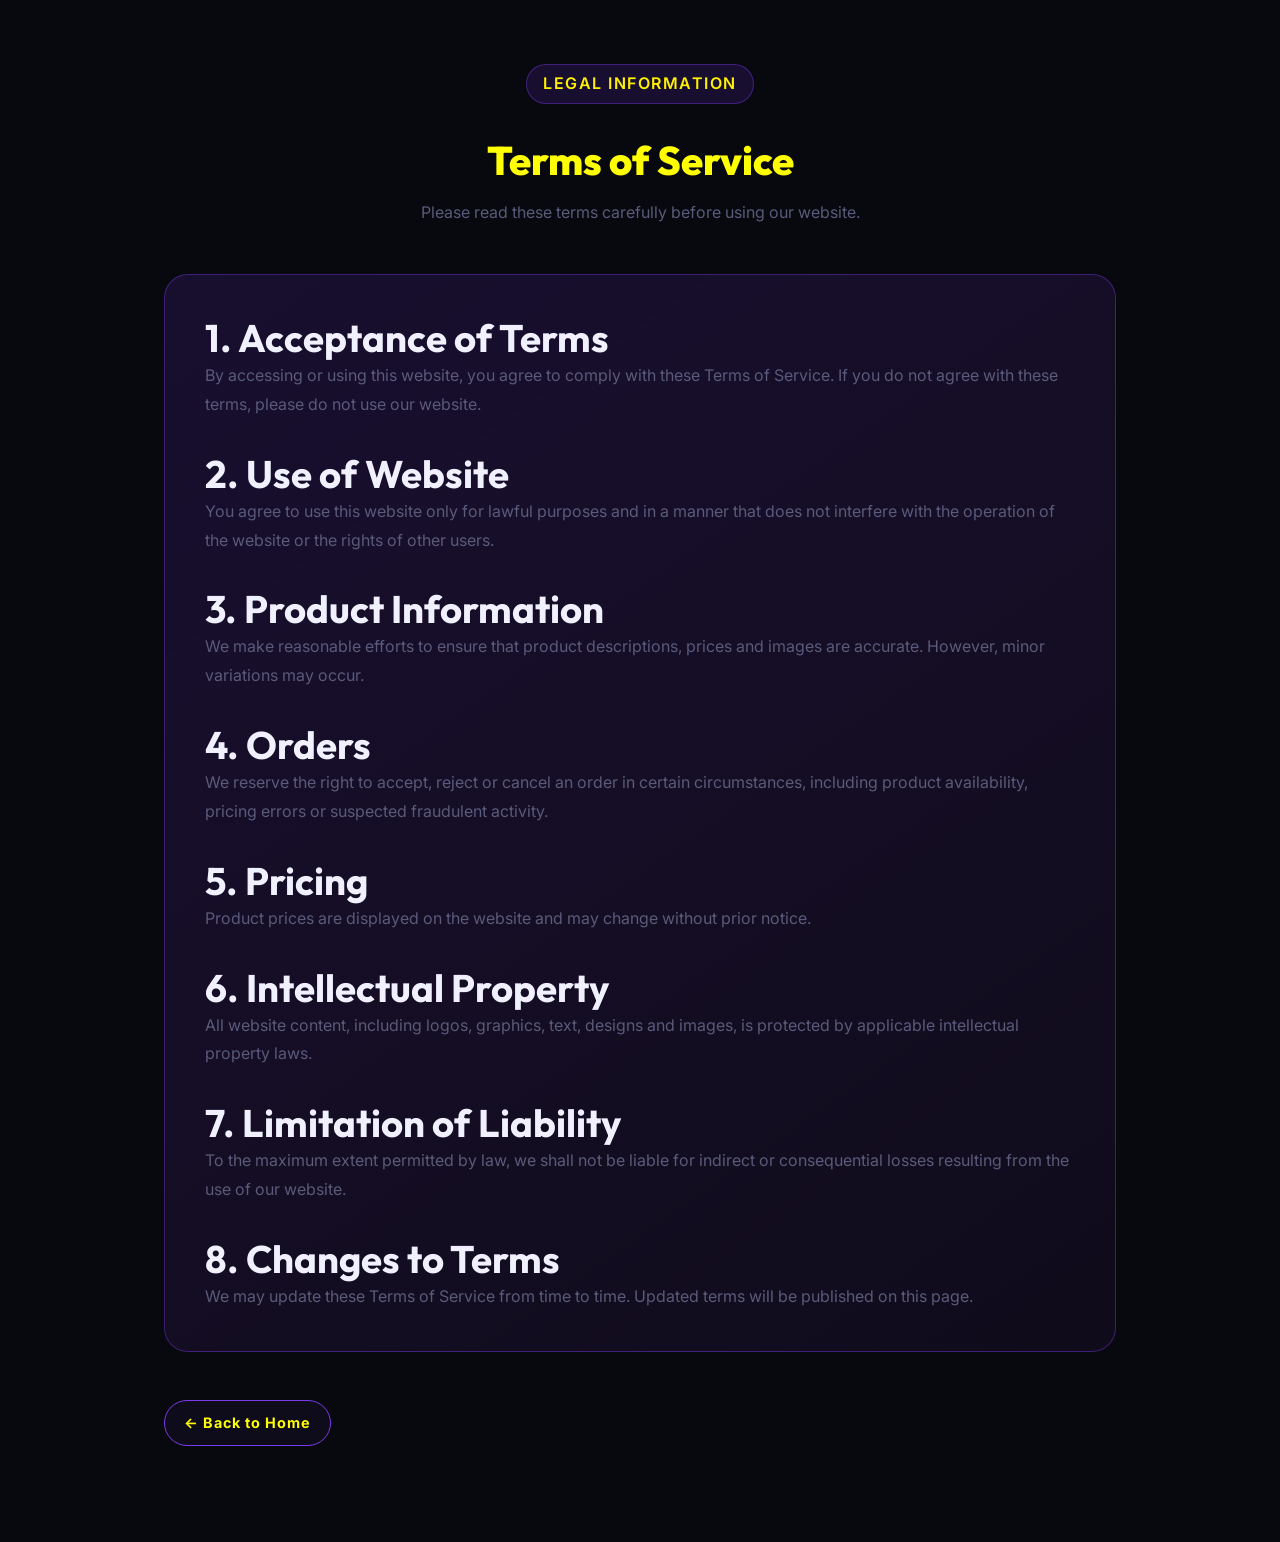
<file: frontend/terms-of-service.html>
<!DOCTYPE html>
<html lang="en">
<head>
    <meta charset="UTF-8">
    <meta name="viewport" content="width=device-width, initial-scale=1.0">

    <title>Terms of Service</title>

    <link rel="stylesheet" href="css/global.css">
    <link rel="stylesheet" href="css/navbar.css">
    <link rel="stylesheet" href="css/components.css">

    <style>
        .policy-page {
            max-width: 1000px;
            margin: auto;
            padding: 4rem 1.5rem;
        }

        .policy-header {
            text-align: center;
            margin-bottom: 3rem;
        }

        .policy-header h1 {
            font-family: 'Outfit', sans-serif;
            font-size: 2.5rem;
            font-weight: 800;
            margin: 1rem 0;
            color: var(--accent-primary);
        }

        .policy-header p {
            color: var(--text-muted);
        }

        .policy-content {
            background: var(--gradient-card);
            border: 1px solid var(--border-accent);
            border-radius: var(--radius-xl);
            padding: 2.5rem;
        }

        .policy-content h2 {
            font-family: 'Outfit', sans-serif;
            margin-top: 2rem;
        }

        .policy-content h2:first-child {
            margin-top: 0;
        }

        .policy-content p,
        .policy-content li {
            color: var(--text-muted);
            line-height: 1.8;
        }

        .back-home {
            margin-bottom: 2rem;
            margin-top: 3rem;
        }

        .back-home a {
            display: inline-flex;
            align-items: center;
            justify-content: center;
            padding: 0.65rem 1.2rem;
            border: 1px solid #7c3aed;
            border-radius: 999px;
            background: rgba(124, 58, 237, 0.05);
            color: #ffff00;
            text-decoration: none;
            font-weight: 700;
            font-size: 0.9rem;
            letter-spacing: 1px;
            transition: all 0.25s ease;
        }

        .back-home a:hover {
            background: rgba(124, 58, 237, 0.15);
            border-color: #9333ea;
            transform: translateY(-2px);
            box-shadow: 0 0 15px rgba(124, 58, 237, 0.25);
        }
    </style>
</head>

<body>

<main class="policy-page">

    <div class="policy-header">

        <div class="section-badge">Legal Information</div>

        <h1>Terms of Service</h1>

        <p>
            Please read these terms carefully before using our website.
        </p>

    </div>

    <div class="policy-content">

        <h2>1. Acceptance of Terms</h2>

        <p>
            By accessing or using this website, you agree to comply with
            these Terms of Service. If you do not agree with these terms,
            please do not use our website.
        </p>

        <h2>2. Use of Website</h2>

        <p>
            You agree to use this website only for lawful purposes and in a
            manner that does not interfere with the operation of the website
            or the rights of other users.
        </p>

        <h2>3. Product Information</h2>

        <p>
            We make reasonable efforts to ensure that product descriptions,
            prices and images are accurate. However, minor variations may
            occur.
        </p>

        <h2>4. Orders</h2>

        <p>
            We reserve the right to accept, reject or cancel an order in
            certain circumstances, including product availability,
            pricing errors or suspected fraudulent activity.
        </p>

        <h2>5. Pricing</h2>

        <p>
            Product prices are displayed on the website and may change
            without prior notice.
        </p>

        <h2>6. Intellectual Property</h2>

        <p>
            All website content, including logos, graphics, text, designs and
            images, is protected by applicable intellectual property laws.
        </p>

        <h2>7. Limitation of Liability</h2>

        <p>
            To the maximum extent permitted by law, we shall not be liable
            for indirect or consequential losses resulting from the use of
            our website.
        </p>

        <h2>8. Changes to Terms</h2>

        <p>
            We may update these Terms of Service from time to time. Updated
            terms will be published on this page.
        </p>

    </div>

    <div class="back-home">
        <a href="index.html">← Back to Home</a>
    </div>

</main>

</body>
</html>
</file>
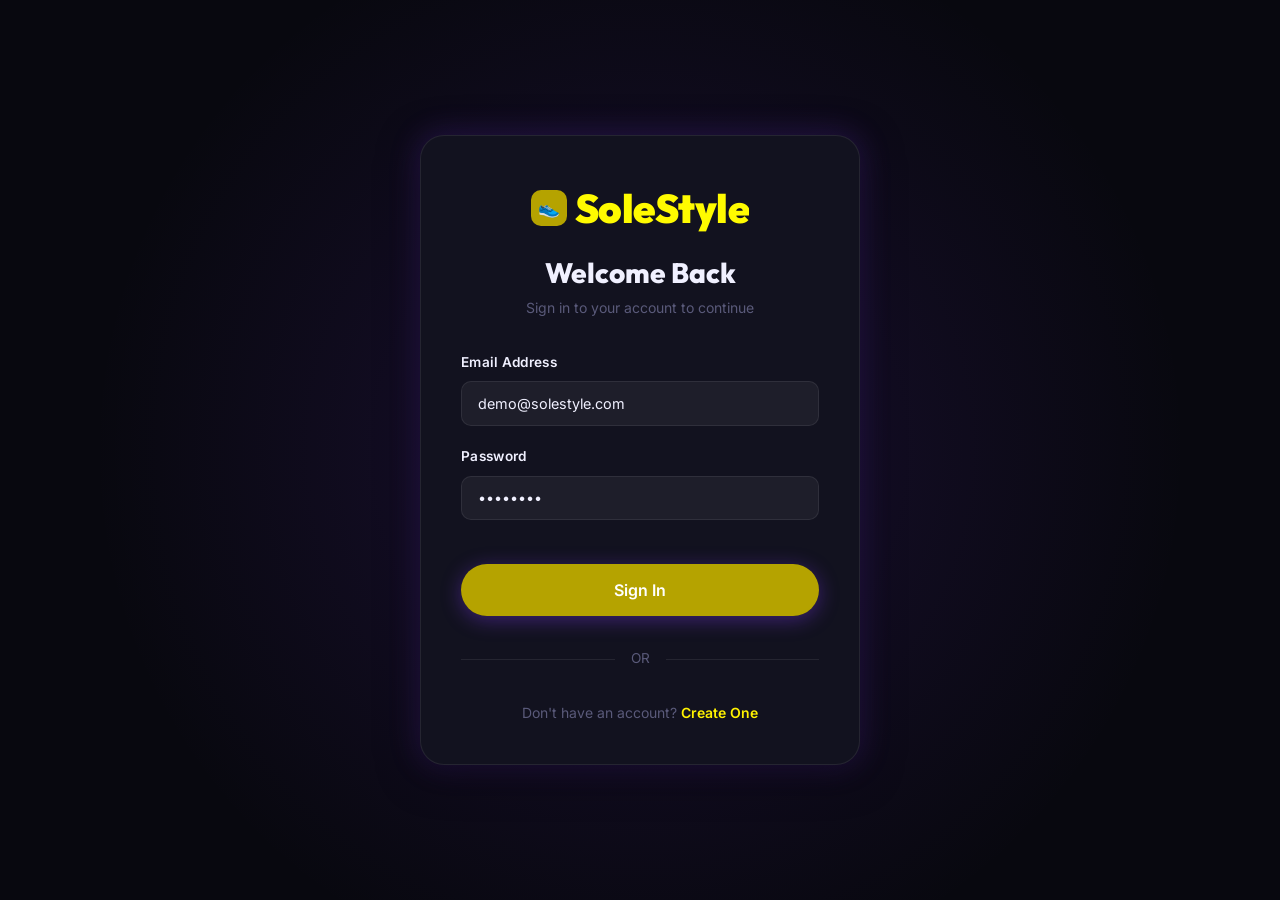
<file: frontend/wishlist.html>
<!DOCTYPE html>
<html lang="en">
<head>
  <meta charset="UTF-8">
  <meta name="viewport" content="width=device-width, initial-scale=1.0">
  <title>SoleStyle — Step Into Style</title>
  <link rel="stylesheet" href="css/global.css">
  <link rel="stylesheet" href="css/navbar.css">
  <link rel="stylesheet" href="css/components.css">
  <style>
    .wishlist-layout {
      margin-top: calc(var(--navbar-height) + 2rem);
      padding-bottom: 5rem;
    }
  </style>
</head>
<body>
  <!-- NAVBAR -->
  <nav class="navbar" id="navbar">
    <div class="container nav-inner">
      <a href="index.html" class="nav-brand"><div class="nav-brand-logo">👟</div><span class="nav-brand-name">SoleStyle</span></a>
      <div class="nav-search"><span class="nav-search-icon">🔍</span><input type="text" id="nav-search-input" class="nav-search-input" placeholder="Search shoes..."></div>
      <div class="nav-links">
        <a href="index.html" class="nav-link">Home</a>
        <a href="products.html" class="nav-link">Shop</a>
      </div>
      <div class="nav-actions">
        <a href="wishlist.html" class="nav-action-btn" title="Wishlist">❤️<span class="nav-badge" id="wishlist-badge" style="display:none">0</span></a>
        <a href="cart.html" class="nav-action-btn" title="Cart">🛒<span class="nav-badge" id="cart-badge" style="display:none">0</span></a>
        <div id="nav-user-area"></div>
        <button class="nav-hamburger" id="nav-hamburger"><span></span><span></span><span></span></button>
      </div>
    </div>
  </nav>

  <div class="container wishlist-layout">
    <div class="page-header" style="padding-bottom:1.5rem">
      <h1 style="font-family:'Outfit',sans-serif;font-weight:800">My Wishlist</h1>
      <p style="color:var(--text-muted)" id="wishlist-count-desc">Saved shoes you love</p>
    </div>

    <div class="wishlist-grid" id="wishlist-grid">
      <!-- Skeleton 1 -->
      <div class="product-card">
        <div class="skeleton"
            style="aspect-ratio:1;border-radius:var(--radius-xl) var(--radius-xl) 0 0">
        </div>

        <div style="padding:1.25rem">
          <div class="skeleton" style="height:14px;width:60%;margin-bottom:.5rem"></div>
          <div class="skeleton" style="height:18px;width:80%"></div>
        </div>
      </div>
    </div>
  </div>

  <div id="toast-container"></div>

  <script src="js/api.js"></script>
  <script src="js/utils.js"></script>
  <script src="js/navbar.js"></script>
  <script>
    document.addEventListener('DOMContentLoaded', () => {
      initNavbar();
      if (requireAuth()) {
        loadWishlist();
      }
    });

    async function loadWishlist() {
      const grid = document.getElementById('wishlist-grid');
      try {
        const data = await WishlistAPI.get();
        document.getElementById('wishlist-count-desc').textContent = `${data.count} item${data.count !== 1 ? 's' : ''} saved for later`;
        setWishlistIds(data.products.map(p => p.id));
        updateWishlistBadge();

        if (!data.products || data.products.length === 0) {
          grid.innerHTML = `
            <div class="empty-state" style="grid-column:1/-1">
              <div class="empty-icon">🤍</div>
              <h3>Your wishlist is empty</h3>
              <p>Explore our store and save your favorite kicks!</p>
              <a href="products.html" class="btn btn-primary" style="margin-top:1.5rem">Browse Shoes</a>
            </div>
          `;
          return;
        }

        grid.innerHTML = data.products.map(p => `
          <div class="product-card" data-id="${p.id}">
            <div class="product-card-image">
              <a href="product-detail.html?id=${p.id}">
                <img src="${p.image || FALLBACK_SHOE_IMAGE}" alt="${p.name}" onerror="this.onerror=null;this.src=FALLBACK_SHOE_IMAGE">
              </a>
              <div class="product-card-actions" style="opacity:1;transform:none">
                <button class="product-action-btn wishlisted" onclick="removeFromWishlist('${p.id}')" title="Remove from wishlist">❌</button>
              </div>
            </div>
            <div class="product-card-body">
              <div class="product-card-brand">${p.brand}</div>
              <div class="product-card-name"><a href="product-detail.html?id=${p.id}">${p.name}</a></div>
              <div class="product-card-footer">
                <span class="price-current">${formatPrice(p.price)}</span>
                <a href="product-detail.html?id=${p.id}" class="btn btn-primary btn-sm">View Shoes</a>
              </div>
            </div>
          </div>
        `).join('');

      } catch (e) {
        grid.innerHTML = `<div class="empty-state" style="grid-column:1/-1"><p>${e.message}</p></div>`;
      }
    }

    async function removeFromWishlist(id) {
      try {
        await WishlistAPI.remove(id);
        showToast('Removed from wishlist', 'info');
        loadWishlist();
      } catch (e) {
        showToast(e.message, 'error');
      }
    }
  </script>
</body>
</html>
</file>
<file: frontend/css/global.css>
@import url('https://fonts.googleapis.com/css2?family=Outfit:wght@300;400;500;600;700;800;900&family=Inter:wght@300;400;500;600;700&display=swap');

/* ===== CSS CUSTOM PROPERTIES ===== */
:root {
  /* Colors */
  --bg-primary: #08080f;
  --bg-secondary: #0f0f1a;
  --bg-card: #12121f;
  --bg-card-hover: #1a1a2e;
  --bg-overlay: rgba(8, 8, 15, 0.85);

  /* Accent */
  --accent-primary: #ffff00;
  --accent-secondary: #fff200;
  --accent-gold: #f5e20b;
  --accent-gold-light: #ffee05;
  --gradient-main: linear-gradient(135deg, #fffb00 0%, #fffb00 50%);
  --gradient-card: linear-gradient(145deg, rgba(124,58,237,0.15) 0%, rgba(168,85,247,0.05) 100%);
  --gradient-btn: linear-gradient(120deg, #b5a300, #b5a300);

  /* Text */
  --text-primary: #f0f0ff;
  --text-secondary: #a0a0c0;
  --text-muted: #5a5a7a;
  --text-accent: #c084fc;

  /* Border */
  --border: rgba(255, 255, 255, 0.08);
  --border-accent: rgba(124, 58, 237, 0.4);
  --border-glow: rgba(168, 85, 247, 0.5);

  /* Shadows */
  --shadow-sm: 0 2px 8px rgba(0, 0, 0, 0.3);
  --shadow-md: 0 4px 20px rgba(0, 0, 0, 0.4);
  --shadow-lg: 0 8px 40px rgba(0, 0, 0, 0.5);
  --shadow-glow: 0 0 30px rgba(124, 58, 237, 0.3);
  --shadow-glow-strong: 0 0 60px rgba(124, 58, 237, 0.5);
  --shadow-gold: 0 0 20px rgba(245, 158, 11, 0.3);

  /* Transitions */
  --transition-fast: 0.15s ease;
  --transition-med: 0.3s ease;
  --transition-slow: 0.5s ease;

  /* Border radius */
  --radius-sm: 8px;
  --radius-md: 12px;
  --radius-lg: 16px;
  --radius-xl: 24px;
  --radius-full: 9999px;

  /* Spacing */
  --container-max: 1400px;
  --navbar-height: 70px;

  /* Status */
  --success: #10b981;
  --warning: #f59e0b;
  --error: #ef4444;
  --info: #3b82f6;
}

/* ===== RESET & BASE ===== */
*, *::before, *::after {
  margin: 0;
  padding: 0;
  box-sizing: border-box;
}

html {
  scroll-behavior: smooth;
  font-size: 16px;
}

body {
  font-family: 'Inter', sans-serif;
  background-color: var(--bg-primary);
  color: var(--text-primary);
  line-height: 1.6;
  min-height: 100vh;
  overflow-x: hidden;
}

/* ===== SCROLLBAR ===== */
::-webkit-scrollbar { width: 6px; }
::-webkit-scrollbar-track { background: var(--bg-secondary); }
::-webkit-scrollbar-thumb { background: var(--accent-primary); border-radius: 3px; }
::-webkit-scrollbar-thumb:hover { background: var(--accent-secondary); }

/* ===== TYPOGRAPHY ===== */
h1, h2, h3, h4, h5, h6 {
  font-family: 'Outfit', sans-serif;
  font-weight: 700;
  line-height: 1.2;
  color: var(--text-primary);
}

h1 { font-size: clamp(2rem, 5vw, 4rem); }
h2 { font-size: clamp(1.5rem, 3vw, 2.5rem); }
h3 { font-size: clamp(1.2rem, 2vw, 1.8rem); }
h4 { font-size: 1.2rem; }
h5 { font-size: 1rem; }

p { color: var(--text-secondary); }
a { text-decoration: none; color: inherit; }
img { max-width: 100%; display: block; }
ul, ol { list-style: none; }

/* ===== CONTAINER ===== */
.container {
  width: 100%;
  max-width: var(--container-max);
  margin: 0 auto;
  padding: 0 1.5rem;
}

/* ===== SECTION ===== */
.section {
  padding: 5rem 0;
}

.section-header {
  text-align: center;
  margin-bottom: 3rem;
}

.section-badge {
  display: inline-block;
  padding: 0.4rem 1rem;
  background: rgba(124, 58, 237, 0.15);
  border: 1px solid var(--border-accent);
  border-radius: var(--radius-full);
  font-size: 1rem;
  font-weight: 600;
  color: var(--accent-secondary);
  letter-spacing: 1.5px;
  text-transform: uppercase;
  margin-bottom: 1rem;
}

.section-title {
  font-family: 'Outfit', sans-serif;
  font-size: clamp(1.8rem, 3vw, 2.5rem);
  font-weight: 800;
  margin-bottom: 0.75rem;
  background: var(--gradient-main);
  -webkit-background-clip: text;
  -webkit-text-fill-color: transparent;
  background-clip: text;
}

.section-subtitle {
  color: var(--text-secondary);
  font-size: 1.1rem;
  max-width: 500px;
  margin: 0 auto;
}

/* ===== GLASSMORPHISM ===== */
.glass {
  background: rgba(18, 18, 31, 0.7);
  backdrop-filter: blur(20px);
  -webkit-backdrop-filter: blur(20px);
  border: 1px solid var(--border);
  border-radius: var(--radius-lg);
}

.glass-strong {
  background: rgba(18, 18, 31, 0.9);
  backdrop-filter: blur(30px);
  -webkit-backdrop-filter: blur(30px);
  border: 1px solid rgba(124, 58, 237, 0.2);
}

/* ===== BUTTONS ===== */
.btn {
  display: inline-flex;
  align-items: center;
  justify-content: center;
  gap: 0.5rem;
  padding: 0.75rem 1.75rem;
  border: none;
  border-radius: var(--radius-full);
  font-family: 'Inter', sans-serif;
  font-size: 0.9rem;
  font-weight: 600;
  cursor: pointer;
  transition: all var(--transition-med);
  position: relative;
  overflow: hidden;
  white-space: nowrap;
  text-decoration: none;
}

.btn::before {
  content: '';
  position: absolute;
  inset: 0;
  background: rgba(255,255,255,0.1);
  opacity: 0;
  transition: opacity var(--transition-fast);
}
.btn:hover::before { opacity: 1; }

.btn-primary {
  background: var(--gradient-btn);
  color: #fff;
  box-shadow: 0 4px 20px rgba(124, 58, 237, 0.4);
}
.btn-primary:hover {
  transform: translateY(-2px);
  box-shadow: 0 8px 30px rgba(124, 58, 237, 0.6);
}

.btn-secondary {
  background: transparent;
  color: var(--text-primary);
  border: 1px solid var(--border-accent);
}
.btn-secondary:hover {
  background: rgba(124, 58, 237, 0.15);
  border-color: var(--border-glow);
  transform: translateY(-2px);
}

.btn-gold {
  background: linear-gradient(135deg, #f59e0b, #fbbf24);
  color: #000;
  box-shadow: 0 4px 20px rgba(245, 158, 11, 0.4);
}
.btn-gold:hover {
  transform: translateY(-2px);
  box-shadow: 0 8px 30px rgba(245, 158, 11, 0.6);
}

.btn-ghost {
  background: rgba(255,255,255,0.05);
  color: var(--text-secondary);
  border: 1px solid var(--border);
}
.btn-ghost:hover {
  background: rgba(255,255,255,0.1);
  color: var(--text-primary);
}

.btn-danger {
  background: rgba(239, 68, 68, 0.15);
  color: var(--error);
  border: 1px solid rgba(239, 68, 68, 0.3);
}
.btn-danger:hover {
  background: rgba(239, 68, 68, 0.25);
  transform: translateY(-1px);
}

.btn-sm { padding: 0.5rem 1.25rem; font-size: 0.8rem; }
.btn-lg { padding: 1rem 2.5rem; font-size: 1rem; }
.btn-icon { width: 2.5rem; height: 2.5rem; padding: 0; border-radius: 50%; }
.btn-block { width: 100%; }

.btn:disabled {
  opacity: 0.5;
  cursor: not-allowed;
  transform: none !important;
}

/* ===== BADGES ===== */
.badge {
  display: inline-flex;
  align-items: center;
  padding: 0.35rem 0.85rem;
  border-radius: var(--radius-full);
  font-size: 0.72rem;
  font-weight: 800;
  letter-spacing: 0.6px;
  text-transform: uppercase;
  background: rgba(10, 10, 20, 0.88);
  backdrop-filter: blur(12px);
  -webkit-backdrop-filter: blur(12px);
  box-shadow: 0 4px 14px rgba(0, 0, 0, 0.6);
  z-index: 2;
}

.badge-sale { color: #ff4d4d; border: 1.5px solid #ff4d4d; }
.badge-new { color: #10b981; border: 1.5px solid #10b981; }
.badge-featured { color: #fbbf24; border: 1.5px solid #fbbf24; }

/* ===== FORMS ===== */
.form-group {
  margin-bottom: 1.25rem;
}

.form-label {
  display: block;
  font-size: 0.85rem;
  font-weight: 500;
  color:  rgba(255,255,255,0.05);
  margin-bottom: 0.5rem;
}

.form-control {
  width: 100%;
  padding: 0.75rem 1rem;
  background: rgba(180, 80, 80, 0.05);
  border: 1px solid var(--border);
  border-radius: var(--radius-md);
  color: var(--text-primary);
  font-family: 'Inter', sans-serif;
  font-size: 0.9rem;
  transition: all var(--transition-fast);
  outline: none;
}

.form-control:focus {
  border-color: var(--accent-primary);
  color: var(--text-primary);
  background-color: rgba(124, 58, 237, 0.08);
  box-shadow: 0 0 0 3px rgba(124, 58, 237, 0.15);
}

.form-control::placeholder { color: var(--bg-primary); }

select.form-control option {
    background-color: var(--bg-card);
    color: rgba(255,255,255,0.05);;
}

select.form-control {
  cursor: pointer;
  appearance: none;
  background-image: url("data:image/svg+xml,%3Csvg xmlns='http://www.w3.org/2000/svg' width='12' height='8' viewBox='0 0 12 8'%3E%3Cpath d='M1 1l5 5 5-5' stroke='%237c3aed' stroke-width='2' fill='none' stroke-linecap='round'/%3E%3C/svg%3E");
  background-repeat: no-repeat;
  background-position: right 1rem center;
  padding-right: 2.5rem;
  background-color: rgba(255,255,255,0.05);
  color: var(--text-primary);
}

/* ================================
   FORM GROUP
================================ */

.form-group {
    margin-bottom: 1.25rem;
}

/* ================================
   FORM LABEL
================================ */

.form-label {
    display: block;
    margin-bottom: 0.5rem;
    color: var(--text-primary);
    font-size: 0.85rem;
    font-weight: 600;
    letter-spacing: 0.3px;
}

/* ================================
   FORM INPUT
================================ */

.form-control {
    width: 100%;
    box-sizing: border-box;
    padding: 0.8rem 1rem;

    background: rgba(255, 255, 255, 0.05);
    border: 1px solid var(--border);

    border-radius: 10px;

    color: var(--text-primary);
    font-family: 'Inter', sans-serif;
    font-size: 0.9rem;

    outline: none;

    transition:
        border-color 0.25s ease,
        background 0.25s ease,
        box-shadow 0.25s ease;
}

/* Placeholder */

.form-control::placeholder {
    color: var(--text-muted);
    opacity: 0.8;
}

/* Focus */

.form-control:focus {
    border-color: var(--accent-primary);
    background: rgba(124, 58, 237, 0.08);

    box-shadow: 0 0 0 3px rgba(124, 58, 237, 0.12);
}

/* Hover */

.form-control:hover {
    border-color: rgba(124, 58, 237, 0.5);
}

/* ================================
   GRID - 3 COLUMNS
================================ */

.grid-3 {
    display: grid;
    grid-template-columns: repeat(3, 1fr);
    gap: 1rem;
}

/* ================================
   PHONE INPUT
================================ */

input[type="tel"] {
    letter-spacing: 0.5px;
}

/* ================================
   PINCODE
================================ */

#pincode {
    letter-spacing: 1px;
}

/* ================================
   REQUIRED FIELD
================================ */

/* ================================
   MOBILE RESPONSIVE
================================ */

@media (max-width: 767px) {

    .grid-3 {
        grid-template-columns: 1fr;
        gap: 0;
    }

    .form-group {
        margin-bottom: 1rem;
    }

    .form-control {
        padding: 0.75rem 0.9rem;
        font-size: 0.9rem;
    }
}

/* ================================
   SMALL MOBILE
================================ */

@media (max-width: 480px) {

    .form-label {
        font-size: 0.8rem;
    }

    .form-control {
        border-radius: 8px;
        padding: 0.7rem 0.85rem;
    }
}

/* ===== DIVIDER ===== */
.divider {
  height: 1px;
  background: var(--border);
  margin: 1.5rem 0;
}

.divider-text {
  display: flex;
  align-items: center;
  gap: 1rem;
  color: var(--text-muted);
  font-size: 0.85rem;
}
.divider-text::before, .divider-text::after {
  content: '';
  flex: 1;
  height: 1px;
  background: var(--border);
}

/* ===== LOADING STATES ===== */
.skeleton {
  background: linear-gradient(90deg, var(--bg-card) 25%, rgba(255,255,255,0.05) 50%, var(--bg-card) 75%);
  background-size: 200% 100%;
  animation: skeleton-shimmer 1.5s infinite;
  border-radius: var(--radius-md);
}

@keyframes skeleton-shimmer {
  0% { background-position: 200% 0; }
  100% { background-position: -200% 0; }
}

.spinner {
  width: 2rem;
  height: 2rem;
  border: 2px solid var(--border);
  border-top-color: var(--accent-primary);
  border-radius: 50%;
  animation: spin 0.8s linear infinite;
}

@keyframes spin {
  to { transform: rotate(360deg); }
}

/* ===== EMPTY STATE ===== */
.empty-state {
  text-align: center;
  padding: 4rem 2rem;
  color: var(--text-muted);
}
.empty-state .empty-icon {
  font-size: 4rem;
  margin-bottom: 1rem;
  opacity: 0.4;
}
.empty-state h3 {
  color: var(--text-secondary);
  margin-bottom: 0.5rem;
}

/* ===== TOAST NOTIFICATIONS ===== */
#toast-container {
  position: fixed;
  bottom: 2rem;
  right: 2rem;
  z-index: 10000;
  display: flex;
  flex-direction: column;
  gap: 0.75rem;
  pointer-events: none;
}

.toast {
  display: flex;
  align-items: center;
  gap: 0.75rem;
  padding: 1rem 1.25rem;
  background: var(--bg-card);
  border: 1px solid var(--border);
  border-radius: var(--radius-md);
  box-shadow: var(--shadow-lg);
  backdrop-filter: blur(20px);
  pointer-events: all;
  min-width: 280px;
  max-width: 380px;
  animation: toast-slide-in 0.4s cubic-bezier(0.34, 1.56, 0.64, 1);
  transition: all var(--transition-med);
}

.toast.toast-out {
  animation: toast-slide-out 0.3s ease forwards;
}

.toast-icon { font-size: 1.25rem; flex-shrink: 0; }
.toast-message { font-size: 0.875rem; font-weight: 500; color: var(--text-primary); flex: 1; }

.toast-success { border-left: 3px solid var(--success); }
.toast-error { border-left: 3px solid var(--error); }
.toast-warning { border-left: 3px solid var(--warning); }
.toast-info { border-left: 3px solid var(--info); }

@keyframes toast-slide-in {
  from { transform: translateX(120%); opacity: 0; }
  to { transform: translateX(0); opacity: 1; }
}

@keyframes toast-slide-out {
  to { transform: translateX(120%); opacity: 0; }
}

/* ===== MODAL ===== */
.modal-overlay {
  position: fixed;
  inset: 0;
  background: rgba(0,0,0,0.7);
  backdrop-filter: blur(8px);
  z-index: 5000;
  display: flex;
  align-items: center;
  justify-content: center;
  padding: 1rem;
  opacity: 0;
  visibility: hidden;
  transition: all var(--transition-med);
}

.modal-overlay.active {
  opacity: 1;
  visibility: visible;
}

.modal {
  background: var(--bg-card);
  border: 1px solid var(--border);
  border-radius: var(--radius-xl);
  padding: 2rem;
  width: 100%;
  max-width: 500px;
  box-shadow: var(--shadow-lg), var(--shadow-glow);
  transform: scale(0.9) translateY(20px);
  transition: transform var(--transition-med);
}

.modal-overlay.active .modal {
  transform: scale(1) translateY(0);
}

.modal-header {
  display: flex;
  align-items: center;
  justify-content: space-between;
  margin-bottom: 1.5rem;
}

.modal-close {
  background: none;
  border: none;
  color: var(--text-muted);
  cursor: pointer;
  font-size: 1.25rem;
  padding: 0.25rem;
  border-radius: 50%;
  transition: all var(--transition-fast);
}
.modal-close:hover { color: var(--text-primary); background: rgba(255,255,255,0.08); }

/* ===== STAR RATING ===== */
.stars {
  display: inline-flex;
  gap: 2px;
  color: var(--accent-gold);
}
.star-empty { color: var(--text-muted); }

/* ===== PAGE HEADER ===== */
.page-header {
  padding: 6rem 0 3rem;
  text-align: center;
  position: relative;
  overflow: hidden;
}

.page-header::before {
  content: '';
  position: absolute;
  top: 0;
  left: 50%;
  transform: translateX(-50%);
  width: 600px;
  height: 300px;
  background: radial-gradient(ellipse at center, rgba(124,58,237,0.15) 0%, transparent 70%);
  pointer-events: none;
}

/* ===== BREADCRUMB ===== */
.breadcrumb {
  display: flex;
  align-items: center;
  gap: 0.5rem;
  font-size: 0.85rem;
  color: var(--text-muted);
  margin-bottom: 1rem;
  justify-content: center;
}
.breadcrumb a { color: var(--text-muted); transition: color var(--transition-fast); }
.breadcrumb a:hover { color: var(--accent-secondary); }
.breadcrumb span { color: var(--text-primary); }

/* ===== GRID ===== */
.grid-2 { display: grid; grid-template-columns: repeat(2, 1fr); gap: 1.5rem; }
.grid-3 { display: grid; grid-template-columns: repeat(3, 1fr); gap: 1.5rem; }
.grid-4 { display: grid; grid-template-columns: repeat(4, 1fr); gap: 1.5rem; }

/* ===== PRICE DISPLAY ===== */
.price-group {
  display: flex;
  align-items: baseline;
  gap: 0.5rem;
  flex-wrap: wrap;
}
.price-current {
  font-size: 1.25rem;
  font-weight: 700;
  font-family: 'Outfit', sans-serif;
  color: var(--text-primary);
}
.price-original {
  font-size: 0.9rem;
  color: var(--text-muted);
  text-decoration: line-through;
}
.price-discount {
  font-size: 0.8rem;
  font-weight: 600;
  color: var(--success);
}

/* ===== STATUS BADGES ===== */
.status-confirmed { color: var(--info); background: rgba(59,130,246,0.1); border: 1px solid rgba(59,130,246,0.3); }
.status-shipped { color: var(--accent-gold); background: rgba(245,158,11,0.1); border: 1px solid rgba(245,158,11,0.3); }
.status-delivered { color: var(--success); background: rgba(16,185,129,0.1); border: 1px solid rgba(16,185,129,0.3); }
.status-cancelled { color: var(--error); background: rgba(239,68,68,0.1); border: 1px solid rgba(239,68,68,0.3); }
.status-pending { color: var(--text-secondary); background: rgba(160,160,192,0.1); border: 1px solid rgba(160,160,192,0.3); }

/* ===== FOOTER ===== */
footer {
  background: var(--bg-secondary);
  border-top: 1px solid var(--border);
  padding: 4rem 0 2rem;
  margin-top: 5rem;
}

.footer-grid {
  display: grid;
  grid-template-columns: 2fr 1fr 1fr 1fr;
  gap: 3rem;
  margin-bottom: 3rem;
}

.footer-brand h2 {
  font-family: 'Outfit', sans-serif;
  font-size: 1.75rem;
  font-weight: 900;
  background: var(--gradient-main);
  -webkit-background-clip: text;
  -webkit-text-fill-color: transparent;
  background-clip: text;
  margin-bottom: 0.75rem;
}

.footer-brand p {
  color: var(--text-muted);
  font-size: 1rem;
  line-height: 1.7;
  max-width: 280px;
  align-items: justify;
}

.footer-col h4 {
  font-size: 0.9rem;
  font-weight: 600;
  color: var(--accent-primary);
  text-transform: uppercase;
  letter-spacing: 1px;
  margin-bottom: 1.25rem;
}

.footer-col ul li { margin-bottom: 0.6rem; }
.footer-col ul li a {
  color: var(--text-muted);
  font-size: 1rem;
  transition: color var(--transition-fast);
}
.footer-col ul li a:hover { color: var(--accent-secondary); }

.footer-bottom {
  border-top: 1px solid var(--border);
  padding-top: 2rem;
  display: flex;
  align-items: center;
  justify-content: space-between;
  color: var(--accent-primary);
  font-size: 1rem;
  flex-wrap: wrap;
  gap: 1rem;
}

.footer-links {
    display: flex;
    justify-content: center;
    align-items: center;
    gap: 10rem; /* space between links */
}

/* ===== RESPONSIVE ===== */
@media (max-width: 1024px) {
  .footer-grid { grid-template-columns: 1fr 1fr; gap: 2rem; }
  .grid-4 { grid-template-columns: repeat(2, 1fr); }
}

@media (max-width: 767px) {
  .grid-2, .grid-3 { grid-template-columns: 1fr; }
  .footer-grid { grid-template-columns: 1fr; }
  .footer-bottom { flex-direction: column; text-align: center; }
  .section { padding: 3rem 0; }
}

/* ===== ANIMATIONS ===== */
@keyframes fade-in-up {
  from { opacity: 0; transform: translateY(30px); }
  to { opacity: 1; transform: translateY(0); }
}

@keyframes fade-in {
  from { opacity: 0; }
  to { opacity: 1; }
}

@keyframes float {
  0%, 100% { transform: translateY(0); }
  50% { transform: translateY(-10px); }
}

@keyframes pulse-glow {
  0%, 100% { box-shadow: 0 0 20px rgba(124,58,237,0.3); }
  50% { box-shadow: 0 0 40px rgba(124,58,237,0.6); }
}

.animate-fade-up {
  animation: fade-in-up 0.6s ease forwards;
}

.animate-float {
  animation: float 3s ease-in-out infinite;
}
</file>
<file: frontend/css/navbar.css>
/* ===== NAVBAR ===== */
.navbar {
  position: fixed;
  top: 0;
  left: 0;
  right: 0;
  z-index: 1000;
  height: var(--navbar-height);
  background: rgba(8, 8, 15, 0.85);
  backdrop-filter: blur(24px);
  -webkit-backdrop-filter: blur(24px);
  border-bottom: 1px solid var(--border);
  transition: all var(--transition-med);
}

.navbar.scrolled {
  background: rgba(8, 8, 15, 0.97);
  box-shadow: 0 4px 30px rgba(0, 0, 0, 0.5);
}

.nav-inner {
  height: 100%;
  display: flex;
  align-items: center;
  justify-content: space-between;
  gap: 2rem;
}

/* Brand */
.nav-brand {
  display: flex;
  align-items: center;
  gap: 0.5rem;
  text-decoration: none;
  flex-shrink: 0;
}

.nav-brand-logo {
  width: 36px;
  height: 36px;
  background: var(--gradient-btn);
  border-radius: 10px;
  display: flex;
  align-items: center;
  justify-content: center;
  font-size: 1.1rem;
}

.nav-brand-name {
  font-family: 'Outfit', sans-serif;
  font-size: 2.5rem;
  font-weight: 900;
  background: var(--gradient-main);
  -webkit-background-clip: text;
  -webkit-text-fill-color: transparent;
  background-clip: text;
  letter-spacing: -0.5px;
}

/* Search */
.nav-search {
  flex: 1;
  max-width: 420px;
  position: relative;
}

.nav-search-input {
  width: 100%;
  padding: 0.6rem 1rem 0.6rem 2.75rem;
  background: rgba(255,255,255,0.05);
  border: 1px solid var(--border);
  border-radius: var(--radius-full);
  color: var(--text-primary);
  font-size: 0.875rem;
  font-family: 'Inter', sans-serif;
  transition: all var(--transition-fast);
  outline: none;
}

.nav-search-input:focus {
  border-color: var(--accent-primary);
  background: rgba(124, 58, 237, 0.08);
  box-shadow: 0 0 0 3px rgba(124, 58, 237, 0.12);
}

.nav-search-icon {
  position: absolute;
  left: 0.9rem;
  top: 50%;
  transform: translateY(-50%);
  color: var(--text-muted);
  font-size: 0.9rem;
  pointer-events: none;
}

/* Nav Links */
.nav-links {
  display: flex;
  align-items: center;
  gap: 0.25rem;
}

.nav-link {
  padding: 0.5rem 0.9rem;
  color: var(--text-secondary);
  font-size: 0.875rem;
  font-weight: 500;
  border-radius: var(--radius-md);
  transition: all var(--transition-fast);
  position: relative;
}

.nav-link:hover, .nav-link.active {
  color: var(--text-primary);
  background: rgba(255,255,255,0.06);
}

.nav-link.active::after {
  content: '';
  position: absolute;
  bottom: 4px;
  left: 50%;
  transform: translateX(-50%);
  width: 4px;
  height: 4px;
  background: var(--accent-secondary);
  border-radius: 50%;
}

/* Nav Actions */
.nav-actions {
  display: flex;
  align-items: center;
  gap: 0.5rem;
}

.nav-action-btn {
  position: relative;
  width: 40px;
  height: 40px;
  display: flex;
  align-items: center;
  justify-content: center;
  background: rgba(255,255,255,0.04);
  border: 1px solid var(--border);
  border-radius: var(--radius-md);
  color: var(--text-secondary);
  font-size: 1rem;
  cursor: pointer;
  transition: all var(--transition-fast);
  text-decoration: none;
}

.nav-action-btn:hover {
  color: var(--text-primary);
  background: rgba(255,255,255,0.09);
  border-color: var(--border-accent);
}

.nav-badge {
  position: absolute;
  top: -5px;
  right: -5px;
  min-width: 18px;
  height: 18px;
  background: var(--gradient-btn);
  border-radius: 10px;
  font-size: 0.65rem;
  font-weight: 700;
  color: #fff;
  display: flex;
  align-items: center;
  justify-content: center;
  padding: 0 4px;
  border: 2px solid var(--bg-primary);
  transition: transform var(--transition-fast);
}

.nav-action-btn:hover .nav-badge {
  transform: scale(1.2);
}

/* User menu */
.nav-user-menu {
  position: relative;
}

.nav-user-btn {
  display: flex;
  align-items: center;
  gap: 0.5rem;
  padding: 0.4rem 0.75rem;
  background: rgba(124,58,237,0.12);
  border: 1px solid var(--border-accent);
  border-radius: var(--radius-full);
  color: var(--text-primary);
  font-size: 0.85rem;
  font-weight: 500;
  cursor: pointer;
  transition: all var(--transition-fast);
}

.nav-user-btn:hover {
  background: rgba(124,58,237,0.25);
  box-shadow: var(--shadow-glow);
}

.nav-user-avatar {
  width: 28px;
  height: 28px;
  background: var(--gradient-btn);
  border-radius: 50%;
  display: flex;
  align-items: center;
  justify-content: center;
  font-size: 0.75rem;
  font-weight: 700;
  color: #fff;
}

.nav-dropdown {
  position: absolute;
  top: calc(100% + 0.75rem);
  right: 0;
  background: var(--bg-card);
  border: 1px solid var(--border);
  border-radius: var(--radius-lg);
  padding: 0.5rem;
  min-width: 180px;
  box-shadow: var(--shadow-lg);
  opacity: 0;
  visibility: hidden;
  transform: translateY(-10px);
  transition: all var(--transition-fast);
  z-index: 100;
}

.nav-user-menu:hover .nav-dropdown,
.nav-user-menu.open .nav-dropdown {
  opacity: 1;
  visibility: visible;
  transform: translateY(0);
}

.nav-dropdown-item {
  display: flex;
  align-items: center;
  gap: 0.65rem;
  padding: 0.6rem 0.85rem;
  color: var(--text-secondary);
  font-size: 0.875rem;
  border-radius: var(--radius-sm);
  transition: all var(--transition-fast);
  cursor: pointer;
}

.nav-dropdown-item:hover {
  color: var(--text-primary);
  background: rgba(255,255,255,0.06);
}

.nav-dropdown-divider {
  height: 1px;
  background: var(--border);
  margin: 0.3rem 0;
}

/* Auth buttons (when not logged in) */
.nav-auth-btns {
  display: flex;
  align-items: center;
  gap: 0.5rem;
}

/* Hamburger */
.nav-hamburger {
  display: none;
  flex-direction: column;
  gap: 5px;
  cursor: pointer;
  padding: 0.25rem;
  background: none;
  border: none;
}

.nav-hamburger span {
  display: block;
  width: 22px;
  height: 2px;
  background: var(--text-primary);
  border-radius: 2px;
  transition: all var(--transition-fast);
}

.nav-hamburger.open span:nth-child(1) { transform: rotate(45deg) translate(5px, 5px); }
.nav-hamburger.open span:nth-child(2) { opacity: 0; }
.nav-hamburger.open span:nth-child(3) { transform: rotate(-45deg) translate(5px, -5px); }

/* Mobile Menu */
.nav-mobile {
  position: fixed;
  inset: var(--navbar-height) 0 0 0;
  background: rgba(8, 8, 15, 0.97);
  backdrop-filter: blur(24px);
  z-index: 999;
  padding: 2rem 1.5rem;
  display: flex;
  flex-direction: column;
  gap: 1rem;
  transform: translateX(100%);
  transition: transform var(--transition-med);
  overflow-y: auto;
}

.nav-mobile.open {
  transform: translateX(0);
}

.nav-mobile .nav-link {
  font-size: 1.1rem;
  padding: 0.75rem 1rem;
  border-radius: var(--radius-md);
  width: 100%;
}

@media (max-width: 1024px) {
  .nav-links { display: none; }
  .nav-search { max-width: 280px; }
}

/* ===== MOBILE NAVBAR - 767px ===== */
@media (max-width: 767px) {

  .navbar {
    height: var(--navbar-height);
  }

  .nav-inner {
    gap: 0.5rem;
    padding: 0 0.75rem;
  }

  /* Brand */
  .nav-brand {
    gap: 0.4rem;
    flex-shrink: 0;
  }

  .nav-brand-logo {
    width: 32px;
    height: 32px;
    border-radius: 8px;
    font-size: 0.95rem;
  }

  .nav-brand-name {
    font-size: 1.7rem;
    letter-spacing: -0.4px;
  }

  /* Hide desktop search */
  .nav-search {
    display: none;
  }

  /* Hide desktop navigation links */
  .nav-links {
    display: none;
  }

  /* Navigation actions */
  .nav-actions {
    margin-left: auto;
    gap: 0.4rem;
    flex-shrink: 0;
  }

  .nav-action-btn {
    width: 36px;
    height: 36px;
    font-size: 0.9rem;
    border-radius: 9px;
  }

  .nav-badge {
    top: -4px;
    right: -4px;
    min-width: 16px;
    height: 16px;
    font-size: 0.58rem;
    padding: 0 3px;
    border-width: 1.5px;
  }

  /* User menu */
  .nav-user-btn {
    width: 36px;
    height: 36px;
    padding: 0;
    justify-content: center;
    border-radius: 50%;
  }

  .nav-user-avatar {
    width: 30px;
    height: 30px;
    font-size: 0.7rem;
  }

  .nav-user-btn > span:not(.nav-user-avatar) {
    display: none;
  }

  .nav-dropdown {
    top: calc(100% + 0.5rem);
    right: 0;
    min-width: 170px;
  }

  /* Auth buttons */
  .nav-auth-btns {
    gap: 0.4rem;
    flex-shrink: 0;
  }

  .nav-auth-btns .btn-secondary {
    display: none;
  }

  /* Make Sign In / Sign Up buttons smaller on mobile */
  .nav-auth-btns .btn-primary {
    padding: 0.55rem 0.9rem;
    font-size: 0.8rem;
    white-space: nowrap;
  }

  /* Hamburger */
  .nav-hamburger {
    display: flex;
    width: 36px;
    height: 36px;
    align-items: center;
    justify-content: center;
    gap: 4px;
    padding: 0.5rem;
    border: 1px solid var(--border);
    border-radius: 9px;
    background: rgba(255,255,255,0.04);
    flex-shrink: 0;
  }

  .nav-hamburger span {
    width: 20px;
    height: 2px;
  }

  /* Mobile menu */
  .nav-mobile {
    inset: var(--navbar-height) 0 0 0;
    padding: 1.25rem 1rem;
    gap: 0.6rem;
  }

  .nav-mobile .nav-link {
    font-size: 1rem;
    padding: 0.8rem 1rem;
  }

  /* Mobile menu dropdown items */
  .nav-mobile .nav-dropdown-item {
    padding: 0.75rem 1rem;
    font-size: 0.9rem;
  }
}
</file>
<file: frontend/css/components.css>
/* ===== PRODUCT CARD ===== */
.product-card {
  background: var(--bg-card);
  border: 1px solid var(--border);
  border-radius: var(--radius-xl);
  overflow: hidden;
  transition: all var(--transition-med);
  position: relative;
  display: flex;
  flex-direction: column;
  cursor: pointer;
}

.product-card:hover {
  border-color: var(--border-accent);
  transform: translateY(-6px);
  box-shadow: var(--shadow-glow), 0 20px 40px rgba(0,0,0,0.4);
}

.product-card-image {
  position: relative;
  aspect-ratio: 1;
  overflow: hidden;
  background: var(--bg-secondary);
}

.product-card-image img {
  width: 100%;
  height: 100%;
  object-fit: cover;
  transition: transform 0.5s ease;
}

.product-card:hover .product-card-image img {
  transform: scale(1.08);
}

.product-card-badges {
  position: absolute;
  top: 0.75rem;
  left: 0.75rem;
  display: flex;
  flex-direction: column;
  gap: 0.35rem;
  z-index: 1;
}

.product-card-actions {
  position: absolute;
  top: 0.75rem;
  right: 0.75rem;
  display: flex;
  flex-direction: column;
  gap: 0.5rem;
  opacity: 0;
  transform: translateX(10px);
  transition: all var(--transition-med);
  z-index: 1;
}

.product-card:hover .product-card-actions {
  opacity: 1;
  transform: translateX(0);
}

.product-action-btn {
  width: 36px;
  height: 36px;
  background: rgba(18, 18, 31, 0.85);
  border: 1px solid var(--border);
  border-radius: 50%;
  display: flex;
  align-items: center;
  justify-content: center;
  color: var(--text-secondary);
  font-size: 0.9rem;
  cursor: pointer;
  transition: all var(--transition-fast);
  backdrop-filter: blur(10px);
  text-decoration: none;
}

.product-action-btn:hover {
  color: var(--accent-secondary);
  border-color: var(--border-accent);
  background: rgba(124, 58, 237, 0.15);
}

.product-action-btn.wishlisted {
  color: #ef4444;
  border-color: rgba(239,68,68,0.4);
  background: rgba(239,68,68,0.1);
}

.product-card-body {
  padding: 1rem 1.25rem 1.25rem;
  flex: 1;
  display: flex;
  flex-direction: column;
  gap: 0.5rem;
}

.product-card-brand {
  font-size: 0.75rem;
  font-weight: 600;
  color: var(--accent-secondary);
  text-transform: uppercase;
  letter-spacing: 1px;
}

.product-card-name {
  font-family: 'Outfit', sans-serif;
  font-size: 1rem;
  font-weight: 600;
  color: var(--text-primary);
  white-space: nowrap;
  overflow: hidden;
  text-overflow: ellipsis;
}

.product-card-rating {
  display: flex;
  align-items: center;
  gap: 0.4rem;
  font-size: 0.8rem;
  color: var(--text-muted);
}

.product-card-sizes {
  display: flex;
  flex-wrap: wrap;
  gap: 0.3rem;
  margin-top: 0.25rem;
}

.size-pill {
  padding: 0.2rem 0.55rem;
  font-size: 0.7rem;
  font-weight: 500;
  background: rgba(255,255,255,0.04);
  border: 1px solid var(--border);
  border-radius: 4px;
  color: var(--text-muted);
  cursor: pointer;
  transition: all var(--transition-fast);
}

.size-pill:hover, .size-pill.selected {
  background: rgba(124, 58, 237, 0.15);
  border-color: var(--accent-primary);
  color: var(--accent-secondary);
}

.product-card-footer {
  display: flex;
  align-items: center;
  justify-content: space-between;
  margin-top: auto;
  padding-top: 0.75rem;
  border-top: 1px solid var(--border);
}

.product-card-add-btn {
  width: 36px;
  height: 36px;
  background: var(--gradient-btn);
  border: none;
  border-radius: 50%;
  display: flex;
  align-items: center;
  justify-content: center;
  color: #fff;
  font-size: 1.1rem;
  cursor: pointer;
  transition: all var(--transition-fast);
  box-shadow: 0 4px 15px rgba(124,58,237,0.4);
}

.product-card-add-btn:hover {
  transform: scale(1.15);
  box-shadow: 0 6px 20px rgba(124,58,237,0.6);
}

/* ===== PRODUCTS GRID ===== */
.products-grid {
  display: grid;
  grid-template-columns: repeat(auto-fill, minmax(260px, 1fr));
  gap: 1.5rem;
}

/* ===== FILTER SIDEBAR ===== */
.filter-sidebar {
  background: var(--bg-card);
  border: 1px solid var(--border);
  border-radius: var(--radius-xl);
  padding: 1.5rem;
  position: sticky;
  top: calc(var(--navbar-height) + 1.5rem);
  max-height: calc(100vh - var(--navbar-height) - 3rem);
  overflow-y: auto;
}

.filter-title {
  font-family: 'Outfit', sans-serif;
  font-size: 1rem;
  font-weight: 700;
  color: var(--text-primary);
  margin-bottom: 1.25rem;
  display: flex;
  align-items: center;
  justify-content: space-between;
}

.filter-section {
  margin-bottom: 1.5rem;
  padding-bottom: 1.5rem;
  border-bottom: 1px solid var(--border);
}

.filter-section:last-child {
  border-bottom: none;
  margin-bottom: 0;
}

.filter-section-title {
  font-size: 0.8rem;
  font-weight: 600;
  color: var(--text-secondary);
  text-transform: uppercase;
  letter-spacing: 1px;
  margin-bottom: 0.75rem;
}

.price-range-inputs {
    display: grid;
    grid-template-columns: minmax(0, 1fr) auto minmax(0, 1fr);
    align-items: center;
    gap: 8px;
    width: 100%;
    box-sizing: border-box;
}

.price-range-inputs input {
    width: 100%;
    min-width: 0;
    max-width: 100%;
    box-sizing: border-box;
}

.price-range-inputs span {
    flex-shrink: 0;
}

#apply-price {
    width: 100%;
    max-width: 100%;
    box-sizing: border-box;
}

.filter-option {
  display: flex;
  align-items: center;
  gap: 0.6rem;
  padding: 0.4rem 0;
  cursor: pointer;
  transition: color var(--transition-fast);
}

.filter-option:hover { color: var(--accent-secondary); }

.filter-option input[type="checkbox"],
.filter-option input[type="radio"] {
  width: 16px;
  height: 16px;
  accent-color: var(--accent-primary);
  cursor: pointer;
}

.filter-option label {
  font-size: 0.875rem;
  color: var(--text-secondary);
  cursor: pointer;
  flex: 1;
}

.filter-option input:checked + label { color: var(--text-primary); }

/* Price Range */
.price-range-inputs {
  display: flex;
  gap: 0.5rem;
  align-items: center;
  margin-top: 0.5rem;
}

.price-range-inputs input {
  flex: 1;
  padding: 0.5rem;
  background: rgba(255,255,255,0.04);
  border: 1px solid var(--border);
  border-radius: var(--radius-sm);
  color: var(--text-primary);
  font-size: 0.8rem;
  outline: none;
  text-align: center;
  transition: border-color var(--transition-fast);
}

.price-range-inputs input:focus { border-color: var(--accent-primary); }

/* Size grid filter */
.size-filter-grid {
  display: grid;
  grid-template-columns: repeat(4, 1fr);
  gap: 0.4rem;
}

.size-filter-btn {
  padding: 0.4rem;
  text-align: center;
  font-size: 0.8rem;
  font-weight: 500;
  background: rgba(255,255,255,0.04);
  border: 1px solid var(--border);
  border-radius: var(--radius-sm);
  color: var(--text-secondary);
  cursor: pointer;
  transition: all var(--transition-fast);
}

.size-filter-btn:hover, .size-filter-btn.active {
  background: rgba(124,58,237,0.15);
  border-color: var(--accent-primary);
  color: var(--accent-secondary);
}

/* ===== ORDER CARD ===== */
.order-card {
  background: var(--bg-card);
  border: 1px solid var(--border);
  border-radius: var(--radius-xl);
  padding: 1.5rem;
  transition: all var(--transition-med);
}

.order-card:hover {
  border-color: var(--border-accent);
  box-shadow: var(--shadow-glow);
}

.order-card-header {
  display: flex;
  align-items: center;
  justify-content: space-between;
  margin-bottom: 1rem;
  flex-wrap: wrap;
  gap: 0.75rem;
}

.order-id {
  font-family: 'Outfit', sans-serif;
  font-size: 0.875rem;
  font-weight: 600;
  color: var(--accent-secondary);
}

.order-date {
  font-size: 0.8rem;
  color: var(--text-muted);
}

.order-status {
  padding: 0.3rem 0.85rem;
  border-radius: var(--radius-full);
  font-size: 0.75rem;
  font-weight: 600;
  text-transform: uppercase;
  letter-spacing: 0.5px;
}

.order-items-preview {
  display: flex;
  gap: 0.5rem;
  margin-bottom: 1rem;
  overflow: hidden;
}

.order-item-thumb {
  width: 60px;
  height: 60px;
  border-radius: var(--radius-md);
  object-fit: cover;
  background: var(--bg-secondary);
  border: 1px solid var(--border);
  flex-shrink: 0;
}

.order-card-footer {
  display: flex;
  align-items: center;
  justify-content: space-between;
  padding-top: 1rem;
  border-top: 1px solid var(--border);
  flex-wrap: wrap;
  gap: 0.75rem;
}

/* ===== CART ===== */
.cart-item {
  display: flex;
  gap: 1.25rem;
  padding: 1.25rem;
  background: var(--bg-card);
  border: 1px solid var(--border);
  border-radius: var(--radius-xl);
  align-items: flex-start;
  transition: all var(--transition-med);
}

.cart-item:hover {
  border-color: var(--border-accent);
}

.cart-item-image {
  width: 90px;
  height: 90px;
  border-radius: var(--radius-md);
  object-fit: cover;
  background: var(--bg-secondary);
  flex-shrink: 0;
}

.cart-item-details {
  flex: 1;
  min-width: 0;
}

.cart-item-brand {
  font-size: 0.75rem;
  font-weight: 600;
  color: var(--accent-secondary);
  text-transform: uppercase;
  letter-spacing: 1px;
}

.cart-item-name {
  font-family: 'Outfit', sans-serif;
  font-size: 1rem;
  font-weight: 600;
  color: var(--text-primary);
  margin: 0.2rem 0 0.4rem;
}

.cart-item-meta {
  font-size: 0.8rem;
  color: var(--text-muted);
  display: flex;
  gap: 1rem;
}

.cart-item-actions {
  display: flex;
  align-items: center;
  justify-content: space-between;
  margin-top: 0.75rem;
  flex-wrap: wrap;
  gap: 0.75rem;
}

/* Quantity control */
.qty-control {
  display: flex;
  align-items: center;
  gap: 0;
  background: rgba(255,255,255,0.04);
  border: 1px solid var(--border);
  border-radius: var(--radius-md);
  overflow: hidden;
}

.qty-btn {
  width: 32px;
  height: 32px;
  display: flex;
  align-items: center;
  justify-content: center;
  background: none;
  border: none;
  color: var(--text-secondary);
  cursor: pointer;
  font-size: 1rem;
  transition: all var(--transition-fast);
}

.qty-btn:hover {
  background: rgba(124,58,237,0.15);
  color: var(--accent-secondary);
}

.qty-display {
  min-width: 36px;
  text-align: center;
  font-weight: 600;
  font-size: 0.9rem;
  color: var(--text-primary);
  border-left: 1px solid var(--border);
  border-right: 1px solid var(--border);
  line-height: 32px;
}

/* Cart summary */
.cart-summary {
  background: var(--bg-card);
  border: 1px solid var(--border);
  border-radius: var(--radius-xl);
  padding: 1.5rem;
  position: sticky;
  top: calc(var(--navbar-height) + 1.5rem);
}

.cart-summary-title {
  font-family: 'Outfit', sans-serif;
  font-size: 1.1rem;
  font-weight: 700;
  margin-bottom: 1.25rem;
}

.summary-row {
  display: flex;
  justify-content: space-between;
  padding: 0.5rem 0;
  font-size: 0.9rem;
  color: var(--text-secondary);
}

.summary-row.total {
  border-top: 1px solid var(--border);
  margin-top: 0.5rem;
  padding-top: 1rem;
  font-size: 1.1rem;
  font-weight: 700;
  color: var(--text-primary);
}

/* ===== CHECKOUT ===== */
.checkout-section-title {
  font-family: 'Outfit', sans-serif;
  font-size: 1.1rem;
  font-weight: 700;
  margin-bottom: 1.25rem;
  display: flex;
  align-items: center;
  gap: 0.5rem;
  font: var(--text-primary);
}

.checkout-section-title .step-num {
  width: 28px;
  height: 28px;
  background: var(--gradient-btn);
  border-radius: 50%;
  display: flex;
  align-items: center;
  justify-content: center;
  font-size: 0.8rem;
  font-weight: 700;
  color: #fff;
  flex-shrink: 0;
}

/* ===== WISHLIST ===== */
.wishlist-grid {
  display: grid;
  grid-template-columns: repeat(auto-fill, minmax(240px, 1fr));
  gap: 1.5rem;
}

/* ===== PROFILE PILLS ===== */
.info-pill {
  display: flex;
  align-items: center;
  gap: 0.6rem;
  padding: 0.6rem 1rem;
  background: rgba(255,255,255,0.03);
  border: 1px solid var(--border);
  border-radius: var(--radius-md);
  font-size: 0.875rem;
  color: var(--text-secondary);
}

.info-pill .icon { color: var(--accent-secondary); }

@media (max-width: 767px) {
  .products-grid {
    grid-template-columns: repeat(2, 1fr);
    gap: 1rem;
  }

  .cart-item {
    flex-direction: column;
  }

  .cart-item-image {
    width: 100%;
    height: 180px;
  }

  .wishlist-grid {
    grid-template-columns: repeat(2, 1fr);
    gap: 1rem;
  }
}

@media (max-width: 480px) {
  .products-grid {
    grid-template-columns: 1fr;
  }
}
</file>
